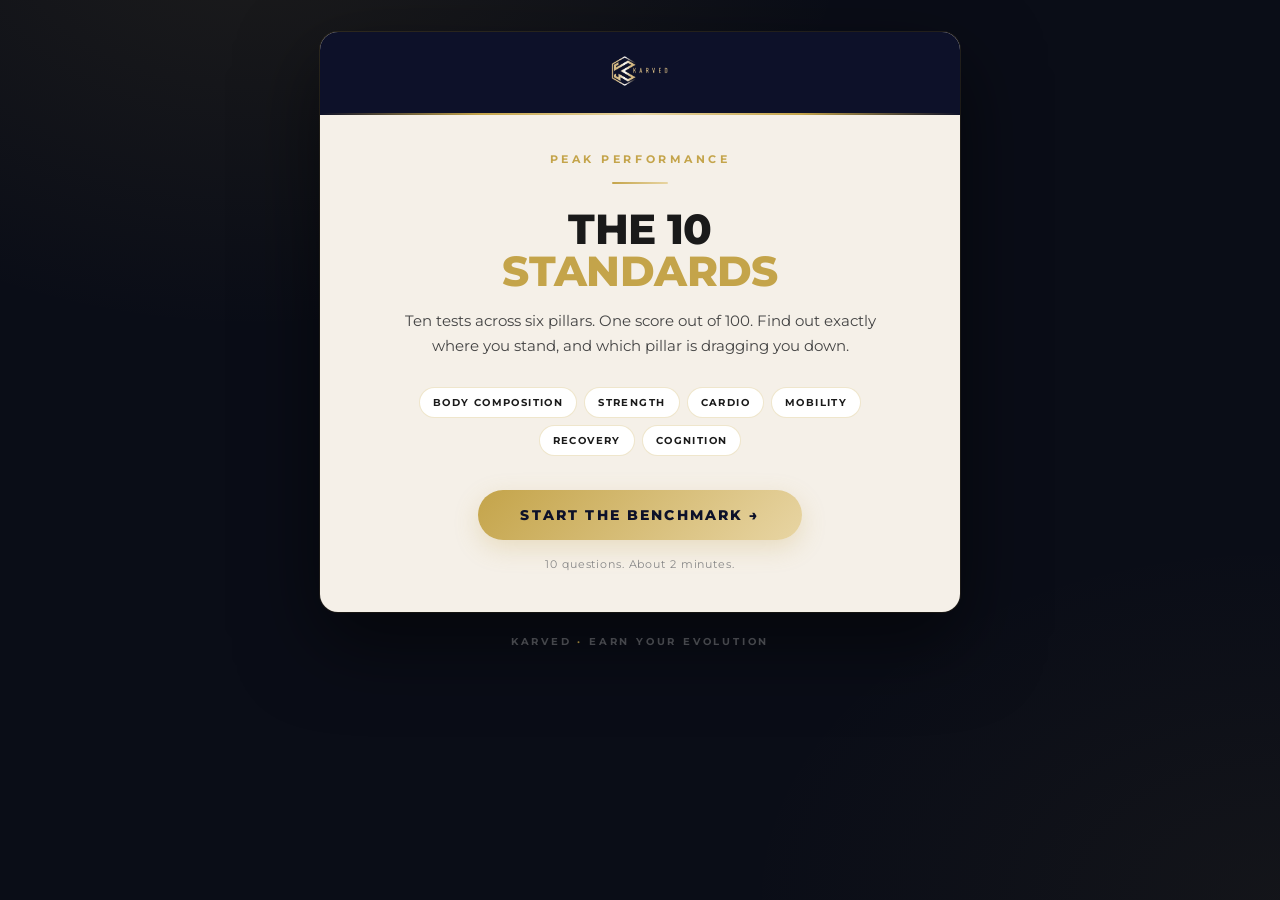
<file: benchmark.html>
<!DOCTYPE html>
<html lang="en">
<head>
<meta charset="UTF-8">
<meta name="viewport" content="width=device-width, initial-scale=1.0">
<title>KARVED | The 10 Performance Standards</title>

<!-- ============================================================
     KARVED BENCHMARK SCORER (card-on-dark aesthetic)
     ------------------------------------------------------------
     Wire GHL: paste your Inbound Webhook URL into GHL_WEBHOOK_URL
     below. Leave blank to run in preview mode.
     ============================================================ -->

<link rel="preconnect" href="https://fonts.googleapis.com">
<link rel="preconnect" href="https://fonts.gstatic.com" crossorigin>
<link href="https://fonts.googleapis.com/css2?family=Montserrat:wght@300;400;500;600;700;800;900&display=swap" rel="stylesheet">
<style>
  :root{
    --bg:#0A0D17;
    --bg-2:#0D1129;
    --cream:#F5F0E8;
    --cream-2:#FBF8F2;
    --white:#FFFFFF;
    --gold:#C4A44A;
    --gold-light:#E8D5A3;
    --navy-deep:#0D1129;
    --ink:#1A1A1A;
    --ink-soft:#2A3047;
    --body:#444444;
    --grey:#888888;
    --grey-soft:#B0AB9F;
    --border:rgba(0,0,0,0.06);
    --border-gold:rgba(196,164,74,0.28);
  }
  *{margin:0;padding:0;box-sizing:border-box;}
  html,body{min-height:100%;}
  body{
    font-family:'Montserrat','Helvetica Neue',Arial,sans-serif;
    background:
      radial-gradient(1000px 700px at 20% -10%, rgba(196,164,74,0.10), transparent 60%),
      radial-gradient(900px 600px at 100% 100%, rgba(196,164,74,0.05), transparent 60%),
      var(--bg);
    color:var(--white);
    -webkit-font-smoothing:antialiased;
    line-height:1.5;
    font-size:16px;
    min-height:100vh;
    padding:32px 20px 60px;
  }

  /* ============ CARD ============ */
  .stage{
    max-width:640px;margin:0 auto;
    position:relative;
  }
  .card{
    background:var(--cream);
    border-radius:18px;
    padding:0 44px 40px;
    box-shadow:
      0 30px 80px rgba(0,0,0,0.55),
      0 0 0 1px rgba(196,164,74,0.15);
    position:relative;
    overflow:hidden;
  }

  /* KARVED navy header band with wordmark */
  .brand-bar{
    background:var(--navy-deep);
    margin:0 -44px 36px;
    padding:22px 22px 20px;
    text-align:center;
    position:relative;
  }
  .brand-bar::after{
    content:"";position:absolute;left:0;right:0;bottom:0;height:2px;
    background:linear-gradient(90deg,transparent,var(--gold),var(--gold-light),var(--gold),transparent);
  }
  .brand-bar img{
    height:34px;width:auto;display:inline-block;
  }

  /* Progress bar (question mode) */
  .prog-wrap{margin-bottom:22px;}
  .prog-meta{
    display:flex;justify-content:space-between;align-items:baseline;
    margin-bottom:9px;font-size:10.5px;font-weight:700;
    letter-spacing:0.22em;text-transform:uppercase;
  }
  .prog-step{color:var(--grey);}
  .prog-pillar{color:var(--gold);}
  .prog-track{
    height:4px;background:rgba(0,0,0,0.07);border-radius:2px;overflow:hidden;
  }
  .prog-fill{
    height:100%;width:0%;
    background:linear-gradient(90deg,var(--gold),var(--gold-light));
    transition:width 0.4s ease;border-radius:2px;
  }

  /* ============ TYPOGRAPHY ============ */
  .eyebrow{
    font-size:11px;font-weight:700;letter-spacing:0.32em;
    text-transform:uppercase;color:var(--gold);
    margin-bottom:14px;text-align:center;
  }
  .divider{
    width:56px;height:2px;background:linear-gradient(90deg,var(--gold),var(--gold-light));
    margin:0 auto 24px;border-radius:1px;
  }
  h1{
    font-family:'Montserrat',sans-serif;font-weight:800;
    font-size:clamp(30px,5vw,42px);line-height:1.02;
    letter-spacing:-0.015em;color:var(--ink);
    text-align:center;margin-bottom:16px;
    text-transform:uppercase;
  }
  h1 .accent{color:var(--gold);}
  h2.qname{
    font-family:'Montserrat',sans-serif;font-weight:800;
    font-size:clamp(24px,4vw,32px);line-height:1.1;
    letter-spacing:-0.01em;color:var(--ink);
    text-align:center;margin-bottom:12px;
    text-transform:uppercase;
  }
  .lead{
    font-size:15px;line-height:1.65;color:var(--body);
    text-align:center;max-width:480px;margin:0 auto 28px;
  }
  .qhow{
    font-size:13.5px;line-height:1.6;color:var(--grey);
    text-align:center;max-width:460px;margin:0 auto 30px;
    font-weight:500;
  }

  /* ============ INTRO SCREEN ============ */
  .pillar-chips{
    display:flex;flex-wrap:wrap;justify-content:center;gap:7px;
    max-width:460px;margin:0 auto 34px;
  }
  .pillar-chips span{
    font-size:10px;font-weight:700;letter-spacing:0.14em;
    text-transform:uppercase;color:var(--ink);
    padding:7px 13px;
    background:var(--white);
    border:1px solid var(--border-gold);
    border-radius:20px;
  }
  .btn-primary{
    display:inline-flex;align-items:center;justify-content:center;
    background:linear-gradient(135deg,var(--gold),var(--gold-light));
    color:var(--navy-deep);border:none;
    font-family:inherit;font-weight:800;font-size:13.5px;
    letter-spacing:0.16em;text-transform:uppercase;
    padding:17px 42px;border-radius:40px;cursor:pointer;
    transition:transform .18s ease,box-shadow .18s ease;
    box-shadow:0 8px 24px rgba(196,164,74,0.25);
  }
  .btn-primary:hover{
    transform:translateY(-2px);
    box-shadow:0 12px 32px rgba(196,164,74,0.35);
  }
  .btn-primary::after{content:" →";margin-left:6px;}
  .intro-cta{text-align:center;margin-bottom:16px;}
  .intro-note{
    text-align:center;font-size:11px;color:var(--grey);
    letter-spacing:0.08em;margin-top:14px;
  }

  /* ============ SETUP SCREEN ============ */
  .setup-block{margin-bottom:22px;}
  .setup-label{
    display:block;font-size:11px;font-weight:700;
    letter-spacing:0.18em;text-transform:uppercase;
    color:var(--gold);margin-bottom:10px;text-align:center;
  }
  .bw-input-wrap{
    display:flex;align-items:center;gap:0;
    max-width:220px;margin:0 auto;
    background:var(--white);
    border:1.5px solid var(--border);border-radius:12px;
    overflow:hidden;transition:border-color .18s;
  }
  .bw-input-wrap:focus-within{border-color:var(--gold);}
  .bw-input-wrap input{
    flex:1;width:100%;border:none;background:transparent;
    padding:16px 14px 16px 18px;font-family:inherit;
    font-family:'Montserrat',sans-serif;font-weight:800;
    font-size:24px;color:var(--ink);text-align:right;
  }
  .bw-input-wrap input:focus{outline:none;}
  .bw-unit{
    padding:16px 18px 16px 4px;font-family:inherit;
    font-weight:700;font-size:14px;letter-spacing:0.08em;
    text-transform:uppercase;color:var(--grey);
  }
  .gender-picker{
    display:grid;grid-template-columns:1fr 1fr;gap:9px;
    max-width:360px;margin:0 auto;
  }
  .gender-opt{
    display:flex;align-items:center;justify-content:center;gap:10px;
    background:var(--white);border:1.5px solid var(--border);
    border-radius:12px;padding:16px 14px;cursor:pointer;
    font-family:inherit;transition:border-color .18s,background .18s;
  }
  .gender-opt:hover{border-color:var(--gold);background:var(--cream-2);}
  .gender-opt.selected{border-color:var(--gold);background:rgba(196,164,74,0.10);}
  .gender-opt .g-name{
    font-family:'Montserrat',sans-serif;font-weight:700;
    font-size:13px;letter-spacing:0.14em;text-transform:uppercase;
    color:var(--ink);
  }
  .gender-opt .a-radio{
    width:18px;height:18px;flex-shrink:0;
    border:2px solid var(--grey-soft);border-radius:50%;
    position:relative;transition:border-color .18s;
  }
  .gender-opt:hover .a-radio,.gender-opt.selected .a-radio{border-color:var(--gold);}
  .gender-opt.selected .a-radio::after{
    content:"";position:absolute;inset:3px;border-radius:50%;
    background:linear-gradient(135deg,var(--gold),var(--gold-light));
  }
  .setup-err{
    text-align:center;font-size:12.5px;color:#C4544A;
    min-height:18px;margin-bottom:10px;font-weight:500;
  }

  /* ============ ANSWERS (question mode) ============ */
  .answers{display:flex;flex-direction:column;gap:9px;margin-top:6px;}
  .answer{
    display:flex;align-items:center;gap:14px;
    background:var(--white);
    border:1.5px solid var(--border);
    border-radius:12px;
    padding:16px 20px;
    cursor:pointer;
    transition:border-color .18s ease,background .18s ease,transform .12s ease;
    font-family:inherit;text-align:left;width:100%;
    box-shadow:0 1px 2px rgba(0,0,0,0.02);
  }
  .answer:hover{
    border-color:var(--gold);
    background:var(--cream-2);
  }
  .answer.selected{
    border-color:var(--gold);
    background:rgba(196,164,74,0.10);
    transform:scale(0.995);
  }
  .a-radio{
    width:20px;height:20px;flex-shrink:0;
    border:2px solid var(--grey-soft);border-radius:50%;
    position:relative;transition:border-color .18s;
  }
  .answer:hover .a-radio{border-color:var(--gold);}
  .answer.selected .a-radio{border-color:var(--gold);}
  .answer.selected .a-radio::after{
    content:"";position:absolute;inset:3px;border-radius:50%;
    background:linear-gradient(135deg,var(--gold),var(--gold-light));
  }
  .a-content{flex:1;min-width:0;display:flex;flex-direction:column;gap:2px;}
  .a-tier{
    font-family:'Montserrat',sans-serif;font-weight:800;
    font-size:11px;letter-spacing:0.16em;text-transform:uppercase;
    color:var(--gold);
  }
  .a-value{
    font-size:15px;color:var(--ink);font-weight:500;
  }
  .answer.selected .a-value{font-weight:600;}

  /* ============ RESULTS ============ */
  .res-score-label{
    text-align:center;font-size:11px;letter-spacing:0.28em;
    text-transform:uppercase;color:var(--grey);
    font-weight:700;margin-bottom:6px;
  }
  .res-score{
    font-family:'Montserrat',sans-serif;font-weight:800;
    font-size:clamp(78px,14vw,120px);line-height:0.9;
    background:linear-gradient(135deg,var(--gold),var(--gold-light));
    -webkit-background-clip:text;background-clip:text;color:transparent;
    text-align:center;letter-spacing:-0.02em;
  }
  .res-outof{
    text-align:center;font-size:13px;color:var(--grey);
    font-weight:700;letter-spacing:0.14em;margin-top:2px;margin-bottom:16px;
  }
  .res-rank{
    font-family:'Montserrat',sans-serif;font-weight:800;
    font-size:clamp(24px,4vw,32px);text-transform:uppercase;
    color:var(--ink);text-align:center;letter-spacing:0.02em;
    margin-bottom:10px;
  }
  .res-desc{
    font-size:14px;line-height:1.65;color:var(--body);
    text-align:center;max-width:480px;margin:0 auto 28px;
  }

  /* ============ EMAIL GATE ============ */
  .gate{
    background:var(--white);
    border:1px solid var(--border-gold);
    border-left:3px solid var(--gold);
    border-radius:12px;
    padding:24px 24px;
  }
  .gate-eyebrow{
    font-size:10px;font-weight:700;letter-spacing:0.28em;
    text-transform:uppercase;color:var(--gold);margin-bottom:8px;
  }
  .gate-title{
    font-family:'Montserrat',sans-serif;font-weight:800;
    font-size:20px;text-transform:uppercase;
    color:var(--ink);margin-bottom:10px;letter-spacing:-0.005em;
  }
  .gate-sub{
    font-size:13.5px;line-height:1.55;color:var(--body);
    margin-bottom:18px;
  }
  .gate-fields{display:grid;grid-template-columns:1fr 1fr;gap:9px;margin-bottom:10px;}
  .gate input{
    width:100%;background:var(--cream);
    border:1px solid var(--border);border-radius:8px;
    padding:13px 15px;font-family:inherit;font-size:14px;
    color:var(--ink);transition:border-color .2s;
  }
  .gate input:focus{outline:none;border-color:var(--gold);background:var(--white);}
  .gate input::placeholder{color:var(--grey);}
  .gate-btn{
    width:100%;background:linear-gradient(135deg,var(--gold),var(--gold-light));
    color:var(--navy-deep);border:none;
    font-family:inherit;font-weight:800;font-size:13.5px;
    letter-spacing:0.14em;text-transform:uppercase;
    padding:15px;border-radius:40px;cursor:pointer;
    transition:transform .15s,box-shadow .15s,opacity .15s;
    margin-top:4px;
  }
  .gate-btn:hover:not(:disabled){transform:translateY(-1px);box-shadow:0 8px 22px rgba(196,164,74,0.28);}
  .gate-btn:disabled{opacity:0.5;cursor:default;}
  .gate-err{font-size:12px;color:#C4544A;margin-top:9px;min-height:16px;font-weight:500;}
  .gate-note{font-size:11px;color:var(--grey);margin-top:12px;line-height:1.5;text-align:center;}

  /* ============ BREAKDOWN ============ */
  .breakdown{margin-top:30px;}
  .breakdown-title{
    text-align:center;font-family:'Montserrat',sans-serif;font-weight:800;
    font-size:14px;text-transform:uppercase;letter-spacing:0.14em;
    color:var(--ink);margin-bottom:20px;
    padding-bottom:12px;border-bottom:1px solid var(--border);
  }
  .pbar{margin-bottom:14px;}
  .pbar-head{
    display:flex;justify-content:space-between;align-items:baseline;margin-bottom:6px;
  }
  .pbar-name{
    font-size:11px;font-weight:700;letter-spacing:0.14em;
    text-transform:uppercase;color:var(--ink);
  }
  .pbar-pct{
    font-family:'Montserrat',sans-serif;font-size:14px;font-weight:800;
    color:var(--gold);
  }
  .pbar-track{
    height:8px;background:rgba(0,0,0,0.06);border-radius:4px;overflow:hidden;
  }
  .pbar-fill{
    height:100%;
    background:linear-gradient(90deg,var(--gold),var(--gold-light));
    border-radius:4px;
    transition:width .6s ease;
  }
  .pbar.weak .pbar-fill{background:linear-gradient(90deg,#B0AB9F,#D0CBBE);}
  .pbar.weak .pbar-pct{color:var(--grey);}

  .weakest{
    margin-top:24px;padding:20px 22px;
    background:var(--cream-2);border-left:3px solid var(--gold);
    border-radius:8px;
  }
  .weakest h4{
    font-size:10px;font-weight:700;letter-spacing:0.3em;
    text-transform:uppercase;color:var(--gold);margin-bottom:10px;
  }
  .weakest p{
    font-size:14px;line-height:1.65;color:var(--ink);
  }
  .weakest strong{color:var(--gold);font-weight:700;}

  .cta{
    margin-top:22px;padding:22px 22px;
    background:var(--white);
    border:1px solid var(--border-gold);
    border-radius:10px;text-align:center;
  }
  .cta p{font-size:13.5px;color:var(--body);line-height:1.6;margin-bottom:12px;}
  .cta .action{font-size:14.5px;font-weight:600;color:var(--ink);line-height:1.55;}
  .cta .action .g{color:var(--gold);font-weight:800;letter-spacing:0.02em;}

  .reset{
    display:block;margin:24px auto 0;
    background:transparent;border:1px solid var(--border);
    color:var(--grey);font-family:inherit;
    font-size:11px;font-weight:700;letter-spacing:0.18em;
    text-transform:uppercase;padding:11px 24px;
    border-radius:40px;cursor:pointer;
    transition:all .2s;
  }
  .reset:hover{border-color:var(--gold);color:var(--gold);}

  /* ============ TRANSITIONS ============ */
  .screen{display:none;}
  .screen.active{display:block;animation:fadeUp .35s ease;}
  @keyframes fadeUp{
    from{opacity:0;transform:translateY(8px);}
    to{opacity:1;transform:translateY(0);}
  }

  /* footer under card */
  .card-foot{
    text-align:center;margin-top:22px;
    font-size:10px;letter-spacing:0.28em;text-transform:uppercase;
    color:rgba(255,255,255,0.35);font-weight:700;
  }
  .card-foot .g{color:var(--gold);}

  @media(max-width:640px){
    body{padding:20px 14px 40px;}
    .card{padding:32px 22px 30px;border-radius:14px;}
    .brand img{height:28px;}
    .gate{padding:20px 18px;}
    .gate-fields{grid-template-columns:1fr;}
    .btn-primary{padding:15px 34px;font-size:12.5px;}
    .a-tier{font-size:10px;letter-spacing:0.14em;}
    .answer{padding:14px 16px;gap:12px;}
  }
</style>
</head>
<body>

<div class="stage">
  <div class="card">
    <div class="brand-bar"><img src="karved-wordmark.png" alt="KARVED"></div>

    <!-- ============ SCREEN 1: INTRO ============ -->
    <div id="intro" class="screen active">
      <div class="eyebrow">Peak Performance</div>
      <div class="divider"></div>
      <h1>The 10<br><span class="accent">Standards</span></h1>
      <p class="lead">Ten tests across six pillars. One score out of 100. Find out exactly where you stand, and which pillar is dragging you down.</p>
      <div class="pillar-chips">
        <span>Body Composition</span>
        <span>Strength</span>
        <span>Cardio</span>
        <span>Mobility</span>
        <span>Recovery</span>
        <span>Cognition</span>
      </div>
      <div class="intro-cta">
        <button class="btn-primary" onclick="showSetup()">Start The Benchmark</button>
      </div>
      <div class="intro-note">10 questions. About 2 minutes.</div>
    </div>

    <!-- ============ SCREEN 1B: SETUP (bodyweight + gender) ============ -->
    <div id="setup" class="screen">
      <div class="eyebrow">Step 1 of 2</div>
      <div class="divider"></div>
      <h1>The <span class="accent">Setup</span></h1>
      <p class="lead">Two quick inputs so the strength benchmarks calibrate to your bodyweight.</p>

      <div class="setup-block">
        <label class="setup-label">Your bodyweight</label>
        <div class="bw-input-wrap">
          <input type="number" id="setupBW" placeholder="80" min="30" max="250" step="0.5" inputmode="decimal">
          <span class="bw-unit">kg</span>
        </div>
      </div>

      <div class="setup-block">
        <label class="setup-label">Gender</label>
        <div class="gender-picker">
          <button type="button" class="gender-opt" data-g="male" onclick="pickGender('male', this)">
            <span class="a-radio"></span>
            <span class="g-name">Male</span>
          </button>
          <button type="button" class="gender-opt" data-g="female" onclick="pickGender('female', this)">
            <span class="a-radio"></span>
            <span class="g-name">Female</span>
          </button>
        </div>
      </div>

      <div class="setup-err" id="setupErr"></div>

      <div class="intro-cta">
        <button class="btn-primary" onclick="submitSetup()">Continue</button>
      </div>
    </div>

    <!-- ============ SCREEN 2: QUESTION (dynamic) ============ -->
    <div id="qscreen" class="screen">
      <div class="prog-wrap">
        <div class="prog-meta">
          <span class="prog-step">Question <span id="qNum">1</span> of 10</span>
          <span class="prog-pillar" id="qPillar">Body Composition</span>
        </div>
        <div class="prog-track"><div class="prog-fill" id="qFill"></div></div>
      </div>
      <h2 class="qname" id="qName">Body Fat Percentage</h2>
      <p class="qhow" id="qHow">How to measure...</p>
      <div class="answers" id="qAnswers"></div>
    </div>

    <!-- ============ SCREEN 3: RESULTS ============ -->
    <div id="results" class="screen">
      <div class="res-score-label">Your Score</div>
      <div class="res-score" id="finalScore">0</div>
      <div class="res-outof">out of 100</div>
      <div class="divider"></div>
      <div class="res-rank" id="finalRank"></div>
      <p class="res-desc" id="finalDesc"></p>

      <!-- EMAIL GATE -->
      <div class="gate" id="gate">
        <div class="gate-eyebrow">Unlock Your Full Breakdown</div>
        <div class="gate-title">See Which Pillar To Fix First</div>
        <p class="gate-sub">Your score tells you where you sit. Your pillar breakdown tells you what to do about it. Enter your details to reveal your six-pillar breakdown and your single biggest area of opportunity.</p>
        <div class="gate-fields">
          <input type="text" id="firstName" placeholder="First name" autocomplete="given-name">
          <input type="email" id="email" placeholder="your@email.com" autocomplete="email">
        </div>
        <button class="gate-btn" id="gateBtn" onclick="submitGate()">Reveal My Breakdown</button>
        <div class="gate-err" id="gateErr"></div>
        <div class="gate-note">You will also receive the full Peak Performance Standards protocol. No spam. Unsubscribe anytime.</div>
      </div>

      <!-- BREAKDOWN -->
      <div class="breakdown" id="breakdown" style="display:none;">
        <div class="breakdown-title">Pillar Breakdown</div>
        <div id="pillarBars"></div>
        <div class="weakest">
          <h4>Biggest Area Of Opportunity</h4>
          <p id="weakText"></p>
        </div>
        <div class="cta">
          <p id="ctaText"></p>
          <p class="action">DM <span class="g">'PERFORM'</span> on Instagram <span class="g">@lingylifts</span> to learn how we can make you a peak performer.</p>
        </div>
        <button class="reset" onclick="resetAll()">Reset Test</button>
      </div>
    </div>

  </div>

  <div class="card-foot">Karved <span class="g">·</span> Earn Your Evolution</div>
</div>

<script>
// =============================================================
// CONFIG: paste your GHL Inbound Webhook URL between the quotes.
var GHL_WEBHOOK_URL = "";
// =============================================================

var TESTS = [
  { pillar:'Body Composition', name:'Body Fat Percentage',
    how:'Smart scale, InBody, or DEXA. Morning, after toilet, before food or water.',
    tiers:['Over 22%','22%','18%','15%','12%'] },
  { pillar:'Strength', name:'3RM Trap Bar Deadlift',
    how:'Three reps, full form, warm and recovered. Not at the end of a session.',
    tiers:['Under 1.25 × BW','1.25 × BW','1.5 × BW','2.0 × BW','2.4 × BW'],
    bwMultipliers:[1.25,1.25,1.5,2.0,2.4] },
  { pillar:'Strength', name:'3RM Back Squat',
    how:'Three reps, full depth, hip crease below knee. Warm and recovered.',
    tiers:['Under 1.0 × BW','1.0 × BW','1.25 × BW','1.5 × BW','1.85 × BW'],
    bwMultipliers:[1.0,1.0,1.25,1.5,1.85] },
  { pillar:'Strength', name:'3RM Strict Overhead Press',
    how:'Three reps, strict, no leg drive. Standing, full lockout.',
    tiers:['Under 0.5 × BW','0.5 × BW','0.625 × BW','0.75 × BW','0.9 × BW'],
    bwMultipliers:[0.5,0.5,0.625,0.75,0.9] },
  { pillar:'Strength', name:'Max Strict Pull-Ups',
    how:'Dead-hang start, chin over bar, no kip. One set to failure.',
    tiers:['Under 5 reps','5 reps','8 reps','12 reps','18 reps'] },
  { pillar:'Cardio', name:'5km Time Trial',
    how:'Flat road or treadmill, single effort, fully warmed up.',
    tiers:['Over 27 min','Under 27 min','Under 24 min','Under 22 min','Under 19 min'] },
  { pillar:'Cardio', name:'Resting Heart Rate',
    how:'First thing on waking, lying still, before coffee or screens. 7-day average.',
    tiers:['Over 65 bpm','60 to 65 bpm','50 to 60 bpm','Under 50 bpm','Under 42 bpm'] },
  { pillar:'Mobility', name:'Deep Squat Hold',
    how:'Heels down, chest up, hold at the bottom. Film from the side. No bouncing.',
    tiers:['Cannot hold','Can hold','30 sec','60 sec','120 sec'] },
  { pillar:'Recovery', name:'Sleep Duration',
    how:'Wearable or honest tracking. Median across 14 nights, not your best night.',
    tiers:['Under 7 hrs','7 hrs','7.5 hrs','8+ hrs','8.5+ hrs, 90% eff'] },
  { pillar:'Cognition', name:'Deep Focus Duration',
    how:'One hard task. No phone, no tabs, no lyrics. Time to first distraction.',
    tiers:['Under 30 min','30 min','60 min','90+ min','120+ min'] }
];
var TIER_NAMES = ['Deficient','Baseline','Good','Great','Elite'];
var TIER_PTS   = [0,2,3,4,5];
var RANKS = [
  { min:0,  max:39,  name:'Deficient',
    desc:'Operating below where any man should be. The body is breaking down faster than life is rebuilding it. Fix recovery and body composition first. Everything else is downstream.' },
  { min:40, max:59,  name:'Baseline',
    desc:'Holding the floor. Roughly the average Western male in his 30s. Functional, but not athletic. Not where a former athlete should sit.' },
  { min:60, max:79,  name:'Good',
    desc:'Operating well. Top 30% of men your age. Visibly fit, hormonally healthy, performing across pillars. The gap to Great is closable inside twelve months.' },
  { min:80, max:94,  name:'Great',
    desc:'Top 10% of men. Athletic body, real strength, real engine, full mobility, sharp cognition, restored recovery. This is the KARVED target.' },
  { min:95, max:100, name:'Elite',
    desc:'Top 1%. Every pillar at Great or above with most at Elite. Peak performance. Earned over years, not months.' }
];

var answers = {};
var lastResult = null;
var userBW = 0;
var userGender = '';

function showScreen(id){
  document.querySelectorAll('.screen').forEach(function(s){ s.classList.remove('active'); });
  var el = document.getElementById(id);
  el.classList.add('active');
  window.scrollTo({ top:0, behavior:'smooth' });
}

function showSetup(){
  showScreen('setup');
}

function pickGender(g, btnEl){
  userGender = g;
  document.querySelectorAll('.gender-opt').forEach(function(b){ b.classList.remove('selected'); });
  btnEl.classList.add('selected');
  document.getElementById('setupErr').textContent = '';
}

function submitSetup(){
  var bw = parseFloat(document.getElementById('setupBW').value);
  var err = document.getElementById('setupErr');
  err.textContent = '';

  if(!bw || isNaN(bw) || bw < 30 || bw > 250){
    err.textContent = 'Enter a valid bodyweight in kg (30 to 250).';
    return;
  }
  if(!userGender){
    err.textContent = 'Select your gender.';
    return;
  }

  userBW = bw;
  showScreen('qscreen');
  renderQuestion(0);
}

function formatTierValue(test, tierIdx){
  if(!test.bwMultipliers || !userBW) return test.tiers[tierIdx];
  var raw = test.bwMultipliers[tierIdx] * userBW;
  var kg = Math.round(raw / 2.5) * 2.5;
  var kgStr = (kg % 1 === 0) ? kg.toFixed(0) : kg.toFixed(1);
  return tierIdx === 0 ? 'Under ' + kgStr + ' kg' : kgStr + ' kg';
}

function renderQuestion(i){
  var t = TESTS[i];
  document.getElementById('qNum').textContent = i + 1;
  document.getElementById('qPillar').textContent = t.pillar;
  document.getElementById('qName').textContent = t.name;
  document.getElementById('qHow').textContent = t.how;
  document.getElementById('qFill').style.width = ((i / TESTS.length) * 100) + '%';

  var html = '';
  t.tiers.forEach(function(v, ti){
    var display = formatTierValue(t, ti);
    html +=
      '<button class="answer" onclick="pick(' + i + ', ' + ti + ', this)">' +
        '<span class="a-radio"></span>' +
        '<span class="a-content">' +
          '<span class="a-tier">' + TIER_NAMES[ti] + '</span>' +
          '<span class="a-value">' + display + '</span>' +
        '</span>' +
      '</button>';
  });
  document.getElementById('qAnswers').innerHTML = html;
}

function pick(qIdx, tierVal, btnEl){
  answers[qIdx] = tierVal;
  btnEl.classList.add('selected');
  document.querySelectorAll('.answers .answer').forEach(function(b){ b.disabled = true; });

  setTimeout(function(){
    if(qIdx + 1 < TESTS.length){
      renderQuestion(qIdx + 1);
      // trigger the fade animation on the question screen
      var qs = document.getElementById('qscreen');
      qs.classList.remove('active');
      void qs.offsetWidth;
      qs.classList.add('active');
    } else {
      finish();
    }
  }, 380);
}

function finish(){
  var raw = 0;
  Object.values(answers).forEach(function(t){ raw += TIER_PTS[t]; });
  var score = raw * 2;
  var rank = rankFor(score);

  var pill = {};
  TESTS.forEach(function(t,i){
    if(!pill[t.pillar]) pill[t.pillar] = { got:0, max:0 };
    pill[t.pillar].got += TIER_PTS[answers[i]];
    pill[t.pillar].max += 5;
  });
  var pcts = {}, weakName = null, weakPct = 999;
  Object.entries(pill).forEach(function(e){
    var p = Math.round(e[1].got / e[1].max * 100);
    pcts[e[0]] = p;
    if(p < weakPct){ weakPct = p; weakName = e[0]; }
  });
  lastResult = { score:score, rank:rank.name, pcts:pcts, weakName:weakName, weakPct:weakPct };

  showScreen('results');
  document.getElementById('finalScore').textContent = score;
  document.getElementById('finalRank').textContent = rank.name;
  document.getElementById('finalDesc').textContent = rank.desc;
}

function rankFor(s){ return RANKS.find(function(r){ return s >= r.min && s <= r.max; }) || RANKS[0]; }

function submitGate(){
  var fn = document.getElementById('firstName').value.trim();
  var em = document.getElementById('email').value.trim();
  var err = document.getElementById('gateErr');
  var btn = document.getElementById('gateBtn');
  err.textContent = '';

  if(fn === ''){ err.textContent = 'Enter your first name.'; return; }
  if(!/^[^\s@]+@[^\s@]+\.[^\s@]+$/.test(em)){ err.textContent = 'Enter a valid email address.'; return; }

  btn.disabled = true; btn.textContent = 'Unlocking...';

  var payload = {
    firstName: fn,
    email: em,
    bodyweight_kg: userBW,
    gender: userGender,
    score: lastResult.score,
    rank: lastResult.rank,
    weakestPillar: lastResult.weakName,
    bodyComposition: lastResult.pcts['Body Composition'],
    strength: lastResult.pcts['Strength'],
    cardio: lastResult.pcts['Cardio'],
    mobility: lastResult.pcts['Mobility'],
    recovery: lastResult.pcts['Recovery'],
    cognition: lastResult.pcts['Cognition'],
    source: 'benchmark_test'
  };

  function reveal(){ revealBreakdown(); }

  if(GHL_WEBHOOK_URL){
    fetch(GHL_WEBHOOK_URL, {
      method:'POST',
      headers:{ 'Content-Type':'application/json' },
      body: JSON.stringify(payload),
      keepalive: true
    }).then(reveal).catch(reveal);
  } else {
    reveal();
  }
}

function revealBreakdown(){
  document.getElementById('gate').style.display = 'none';
  var bd = document.getElementById('breakdown');
  bd.style.display = 'block';

  var pcts = lastResult.pcts;
  var order = ['Body Composition','Strength','Cardio','Mobility','Recovery','Cognition'];
  document.getElementById('pillarBars').innerHTML = order.map(function(n){
    if(pcts[n] === undefined) return '';
    var p = pcts[n];
    var weak = (n === lastResult.weakName);
    return '<div class="pbar ' + (weak?'weak':'') + '">' +
      '<div class="pbar-head"><div class="pbar-name">' + n + '</div><div class="pbar-pct">' + p + '%</div></div>' +
      '<div class="pbar-track"><div class="pbar-fill" style="width:' + p + '%"></div></div>' +
    '</div>';
  }).join('');

  document.getElementById('weakText').innerHTML =
    'Your lowest pillar is <strong>' + lastResult.weakName + '</strong> at ' + lastResult.weakPct + '%. Do not try to move all six at once. Commit the next twelve weeks to moving this one up a full tier, then retest. The number moves or it does not. The work is honest either way.';

  document.getElementById('ctaText').textContent = lastResult.score < 80
    ? 'If you score under 80, you are someone we can help.'
    : 'You are in rare air. The work now is holding it, and pushing the last pillars to Elite.';
}

function resetAll(){
  answers = {};
  lastResult = null;
  userBW = 0;
  userGender = '';
  document.getElementById('gate').style.display = 'block';
  document.getElementById('breakdown').style.display = 'none';
  document.getElementById('firstName').value = '';
  document.getElementById('email').value = '';
  document.getElementById('gateErr').textContent = '';
  document.getElementById('setupBW').value = '';
  document.getElementById('setupErr').textContent = '';
  document.querySelectorAll('.gender-opt').forEach(function(b){ b.classList.remove('selected'); });
  var btn = document.getElementById('gateBtn');
  btn.disabled = false; btn.textContent = 'Reveal My Breakdown';
  showScreen('intro');
}
</script>
</body>
</html>
</file>
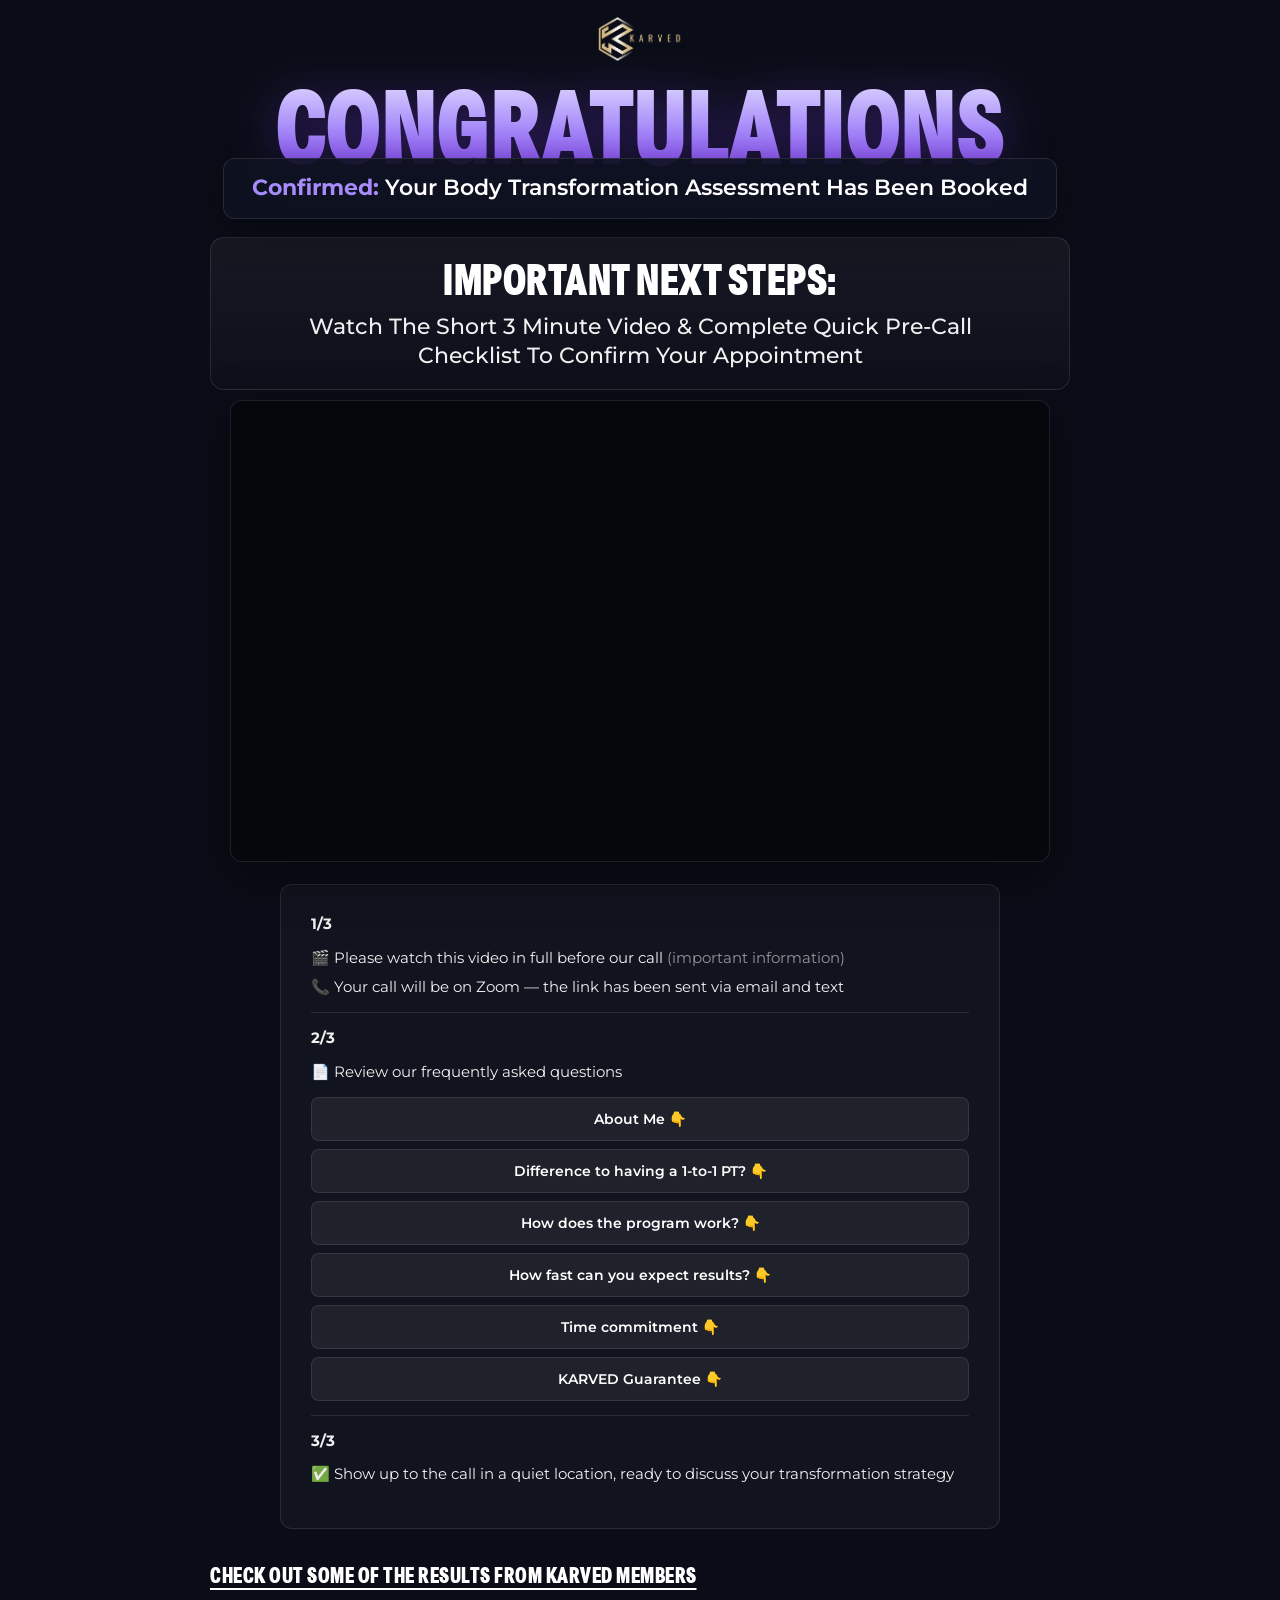
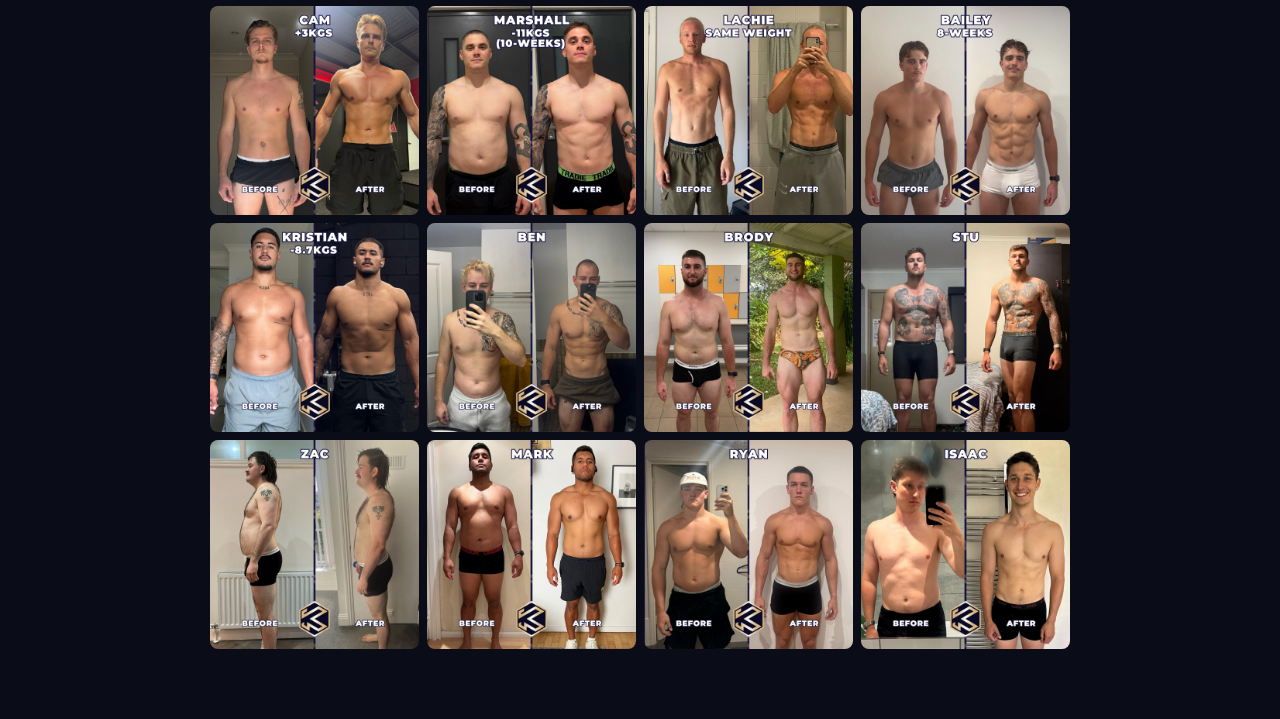
<file: congrats.html>
<!DOCTYPE html>
<html lang="en">
<head>
<meta charset="UTF-8">
<meta name="viewport" content="width=device-width, initial-scale=1.0">
<title>KARVED | Booking Confirmed</title>
<meta name="robots" content="noindex">
<link href="https://fonts.googleapis.com/css2?family=Montserrat:wght@400;500;600;700&display=swap" rel="stylesheet">
<style>
@font-face {
  font-family: 'Astrid Grotesk';
  src: url('astrid-grotesk-hv-cn.ttf') format('truetype');
  font-weight: normal; font-style: normal; font-display: swap;
}
:root {
  --bg: #0A0D17;
  --purple: #A78BFA;
  --purple-light: #DDD6FE;
  --purple-mid: #8B5CF6;
  --purple-deep: #7C3AED;
  --text-light: rgba(255,255,255,0.94);
  --text-mid: rgba(255,255,255,0.55);
  --border: rgba(255,255,255,0.10);
}
* { margin: 0; padding: 0; box-sizing: border-box; }
body {
  font-family: 'Montserrat', sans-serif;
  background: var(--bg);
  color: var(--text-light);
  -webkit-font-smoothing: antialiased;
  line-height: 1.5; min-height: 100vh;
}
.wrap { max-width: 900px; margin: 0 auto; padding: 14px 20px 70px; text-align: center; }

.logo { display: inline-block; margin-bottom: 8px; }
.logo img { height: 50px; width: auto; max-width: 80vw; display: block; }

/* CONGRATULATIONS! */
.congrats-title {
  font-family: 'Astrid Grotesk', sans-serif; font-weight: normal;
  font-size: clamp(48px, 10.5vw, 104px);
  line-height: 0.95;
  letter-spacing: 0.5px;
  text-transform: uppercase;
  background: linear-gradient(180deg, var(--purple-light) 0%, var(--purple) 50%, var(--purple-deep) 100%);
  -webkit-background-clip: text;
  background-clip: text;
  -webkit-text-fill-color: transparent;
  color: transparent;
  margin-bottom: 0;
  filter: drop-shadow(0 6px 24px rgba(124,58,237,0.35));
}

/* Confirmed badge (pulled up to overlap bottom of CONGRATULATIONS) */
.confirmed-badge {
  display: inline-block;
  position: relative; z-index: 2;
  background: rgba(15,18,33,0.92);
  border: 1px solid var(--border);
  border-radius: 12px;
  padding: 14px 28px;
  margin-top: -28px;
  margin-bottom: 18px;
  font-size: clamp(15px, 2.2vw, 22px);
  font-weight: 600;
  color: #FFFFFF;
  max-width: 90vw;
  box-shadow: 0 10px 40px rgba(0,0,0,0.35);
  line-height: 1.4;
}
.confirmed-badge strong { color: var(--purple); font-weight: 700; }

/* Card wrapping Important Next Steps title + sub */
.next-steps-card {
  background: linear-gradient(180deg, rgba(255,255,255,0.05) 0%, rgba(255,255,255,0.015) 100%);
  border: 1px solid var(--border);
  border-radius: 14px;
  padding: 20px 22px 18px;
  max-width: 880px;
  margin: 0 auto 10px;
}
.next-steps-title {
  font-family: 'Astrid Grotesk', sans-serif; font-weight: normal;
  font-size: clamp(28px, 5vw, 44px);
  line-height: 1;
  text-transform: uppercase;
  color: #FFFFFF;
  margin-bottom: 10px;
  letter-spacing: 0.5px;
}
.next-steps-sub {
  font-size: clamp(15px, 2.3vw, 22px);
  font-weight: 500;
  color: var(--text-light);
  margin: 0 auto;
  line-height: 1.35;
  max-width: 740px;
}

/* Video container */
.video-container {
  position: relative;
  width: 100%; max-width: 820px;
  margin: 0 auto;
  background: #05070D;
  border: 1px solid var(--border);
  border-radius: 12px;
  overflow: hidden;
  box-shadow: 0 14px 50px rgba(0,0,0,0.45);
}

/* Checklist */
.checklist {
  margin: 22px auto 0; max-width: 720px;
  text-align: left;
  background: rgba(255,255,255,0.03);
  border: 1px solid var(--border);
  border-radius: 12px;
  padding: 28px 30px;
}
.step-block { margin-bottom: 14px; }
.step-num {
  display: block;
  color: var(--text-light);
  font-size: 15px; font-weight: 700;
  margin-bottom: 10px;
}
.step-item {
  font-size: 15px; line-height: 1.55;
  color: var(--text-light); margin-bottom: 6px;
}
.step-item .muted { color: var(--text-mid); }
.divider {
  height: 1px; background: var(--border);
  margin: 14px 0;
}

/* FAQ accordion (with embedded YouTube videos) */
.faq-list { margin: 6px 0 4px; }
.faq-item { margin-bottom: 8px; }
.faq-toggle {
  display: block; width: 100%;
  background: rgba(255,255,255,0.06);
  border: 1px solid var(--border);
  border-radius: 8px;
  padding: 12px 18px;
  color: #FFFFFF;
  font-family: inherit; font-size: 14px; font-weight: 600;
  text-align: center;
  cursor: pointer;
  transition: background 0.2s ease, border-color 0.2s ease;
}
.faq-toggle:hover { background: rgba(255,255,255,0.1); }
.faq-toggle.open {
  background: rgba(167,139,250,0.16);
  border-color: rgba(167,139,250,0.45);
  border-radius: 8px 8px 0 0;
}
.faq-answer {
  padding: 14px 14px 12px;
  background: rgba(255,255,255,0.02);
  border: 1px solid var(--border);
  border-radius: 0 0 8px 8px;
  border-top: none;
  margin-top: -1px;
}
.faq-video {
  position: relative;
  width: 100%; padding-top: 56.25%; /* 16:9 */
  border-radius: 8px;
  overflow: hidden;
  background: #000;
}
.faq-video iframe {
  position: absolute; inset: 0;
  width: 100%; height: 100%;
  border: none;
}

/* Results section */
.results-section {
  margin: 30px auto 0; max-width: 880px;
}
.results-heading {
  font-family: 'Astrid Grotesk', sans-serif; font-weight: normal;
  font-size: clamp(16px, 2.6vw, 22px);
  text-transform: uppercase; color: #FFFFFF;
  letter-spacing: 0.5px;
  margin-bottom: 14px;
  text-align: left;
  text-decoration: underline;
  text-underline-offset: 5px;
}
.results-grid {
  display: grid;
  grid-template-columns: repeat(4, 1fr);
  gap: 8px;
}
.results-grid img {
  width: 100%;
  aspect-ratio: 1 / 1;
  object-fit: cover;
  border-radius: 8px;
  display: block;
}

@media (max-width: 600px) {
  .wrap { padding: 12px 16px 50px; }
  .logo img { height: 42px; }
  .congrats-title { letter-spacing: 0; margin-bottom: 10px; }
  .confirmed-badge { padding: 14px 18px; margin-bottom: 16px; }
  .next-steps-card { padding: 20px 16px 16px; margin-bottom: 12px; }
  .next-steps-sub { font-size: 14px; }
  .checklist { padding: 22px 18px; }
  .step-item { font-size: 14px; }
  .results-grid { grid-template-columns: repeat(2, 1fr); }
}
</style>
</head>
<body>

<div class="wrap">

  <a href="/" class="logo"><img src="karved-wordmark.png" alt="KARVED"></a>

  <h1 class="congrats-title">Congratulations</h1>

  <div class="confirmed-badge"><strong>Confirmed:</strong> Your Body Transformation Assessment Has Been Booked</div>

  <div class="next-steps-card">
    <h2 class="next-steps-title">Important Next Steps:</h2>
    <p class="next-steps-sub">Watch The Short 3 Minute Video &amp; Complete Quick Pre-Call Checklist To Confirm Your Appointment</p>
  </div>

  <div class="video-container">
    <div id="vidalytics_embed_jfaAHLmHa1yNbYIT" style="width: 100%; position:relative; padding-top: 56.25%;"></div>
    <script type="text/javascript">
    (function (v, i, d, a, l, y, t, c, s) {
        y='_'+d.toLowerCase();c=d+'L';if(!v[d]){v[d]={};}if(!v[c]){v[c]={};}if(!v[y]){v[y]={};}var vl='Loader',vli=v[y][vl],vsl=v[c][vl + 'Script'],vlf=v[c][vl + 'Loaded'],ve='Embed';
        if (!vsl){vsl=function(u,cb){
            if(t){cb();return;}s=i.createElement("script");s.type="text/javascript";s.async=1;s.src=u;
            if(s.readyState){s.onreadystatechange=function(){if(s.readyState==="loaded"||s.readyState=="complete"){s.onreadystatechange=null;vlf=1;cb();}};}else{s.onload=function(){vlf=1;cb();};}
            i.getElementsByTagName("head")[0].appendChild(s);
        };}
        vsl(l+'loader.min.js',function(){if(!vli){var vlc=v[c][vl];vli=new vlc();}vli.loadScript(l+'player.min.js',function(){var vec=v[d][ve];t=new vec();t.run(a);});});
    })(window, document, 'Vidalytics', 'vidalytics_embed_jfaAHLmHa1yNbYIT', 'https://fast.vidalytics.com/embeds/ZaJT0Bzk/jfaAHLmHa1yNbYIT/');
    </script>
  </div>

  <!-- Pre-call checklist -->
  <div class="checklist">
    <div class="step-block">
      <span class="step-num">1/3</span>
      <div class="step-item">&#127916; Please watch this video in full before our call <span class="muted">(important information)</span></div>
      <div class="step-item">&#128222; Your call will be on Zoom &mdash; the link has been sent via email and text</div>
    </div>

    <div class="divider"></div>

    <div class="step-block">
      <span class="step-num">2/3</span>
      <div class="step-item">&#128196; Review our frequently asked questions</div>
    </div>

    <div class="faq-list">
      <div class="faq-item">
        <button class="faq-toggle">About Me &#128071;</button>
        <div class="faq-answer" hidden>
          <div class="faq-video"><iframe src="https://www.youtube.com/embed/65BNjJ8Ukcc" title="About Me" frameborder="0" allow="accelerometer; autoplay; clipboard-write; encrypted-media; gyroscope; picture-in-picture; web-share" referrerpolicy="strict-origin-when-cross-origin" allowfullscreen></iframe></div>
        </div>
      </div>

      <div class="faq-item">
        <button class="faq-toggle">Difference to having a 1-to-1 PT? &#128071;</button>
        <div class="faq-answer" hidden>
          <div class="faq-video"><iframe src="https://www.youtube.com/embed/Mkhs-EFYpuE" title="Difference to a 1-to-1 PT" frameborder="0" allow="accelerometer; autoplay; clipboard-write; encrypted-media; gyroscope; picture-in-picture; web-share" referrerpolicy="strict-origin-when-cross-origin" allowfullscreen></iframe></div>
        </div>
      </div>

      <div class="faq-item">
        <button class="faq-toggle">How does the program work? &#128071;</button>
        <div class="faq-answer" hidden>
          <div class="faq-video"><iframe src="https://www.youtube.com/embed/TwUKgmHNdyc" title="How does the program work" frameborder="0" allow="accelerometer; autoplay; clipboard-write; encrypted-media; gyroscope; picture-in-picture; web-share" referrerpolicy="strict-origin-when-cross-origin" allowfullscreen></iframe></div>
        </div>
      </div>

      <div class="faq-item">
        <button class="faq-toggle">How fast can you expect results? &#128071;</button>
        <div class="faq-answer" hidden>
          <div class="faq-video"><iframe src="https://www.youtube.com/embed/gJAtcy9b56U" title="How fast can you expect results" frameborder="0" allow="accelerometer; autoplay; clipboard-write; encrypted-media; gyroscope; picture-in-picture; web-share" referrerpolicy="strict-origin-when-cross-origin" allowfullscreen></iframe></div>
        </div>
      </div>

      <div class="faq-item">
        <button class="faq-toggle">Time commitment &#128071;</button>
        <div class="faq-answer" hidden>
          <div class="faq-video"><iframe src="https://www.youtube.com/embed/Fdk7OPsF6ig" title="Time commitment" frameborder="0" allow="accelerometer; autoplay; clipboard-write; encrypted-media; gyroscope; picture-in-picture; web-share" referrerpolicy="strict-origin-when-cross-origin" allowfullscreen></iframe></div>
        </div>
      </div>

      <div class="faq-item">
        <button class="faq-toggle">KARVED Guarantee &#128071;</button>
        <div class="faq-answer" hidden>
          <div class="faq-video"><iframe src="https://www.youtube.com/embed/D7KsDn0G5F0" title="KARVED Guarantee" frameborder="0" allow="accelerometer; autoplay; clipboard-write; encrypted-media; gyroscope; picture-in-picture; web-share" referrerpolicy="strict-origin-when-cross-origin" allowfullscreen></iframe></div>
        </div>
      </div>
    </div>

    <div class="divider"></div>

    <div class="step-block">
      <span class="step-num">3/3</span>
      <div class="step-item">&#9989; Show up to the call in a quiet location, ready to discuss your transformation strategy</div>
    </div>
  </div>

  <!-- Results section -->
  <div class="results-section">
    <h2 class="results-heading">Check out some of the results from KARVED members</h2>
    <div class="results-grid">
      <img src="cam.png" alt="Cam — +3kg" loading="lazy">
      <img src="marshall.png" alt="Marshall — -11kg in 10 weeks" loading="lazy">
      <img src="lachie.png" alt="Lachie — same weight, full recomp" loading="lazy">
      <img src="bailey.png" alt="Bailey — 8 weeks" loading="lazy">
      <img src="kristian.png" alt="Kristian — -8.7kg" loading="lazy">
      <img src="transform 1.1.jpeg" alt="KARVED member transformation" loading="lazy">
      <img src="Transform 2.2.jpeg" alt="KARVED member transformation" loading="lazy">
      <img src="Transform 3.3.jpeg" alt="KARVED member transformation" loading="lazy">
      <img src="Transform 4.4.jpeg" alt="KARVED member transformation" loading="lazy">
      <img src="Transform 5.5.jpeg" alt="KARVED member transformation" loading="lazy">
      <img src="Transform 6.6.jpeg" alt="KARVED member transformation" loading="lazy">
      <img src="Transform 7.7.jpeg" alt="KARVED member transformation" loading="lazy">
    </div>
  </div>

</div>

<script>
document.querySelectorAll('.faq-toggle').forEach(function (btn) {
  btn.addEventListener('click', function () {
    var answer = btn.nextElementSibling;
    var wasOpen = !answer.hidden;
    document.querySelectorAll('.faq-answer').forEach(function (a) { a.hidden = true; });
    document.querySelectorAll('.faq-toggle').forEach(function (b) { b.classList.remove('open'); });
    if (!wasOpen) {
      answer.hidden = false;
      btn.classList.add('open');
    }
  });
});
</script>

</body>
</html>
</file>
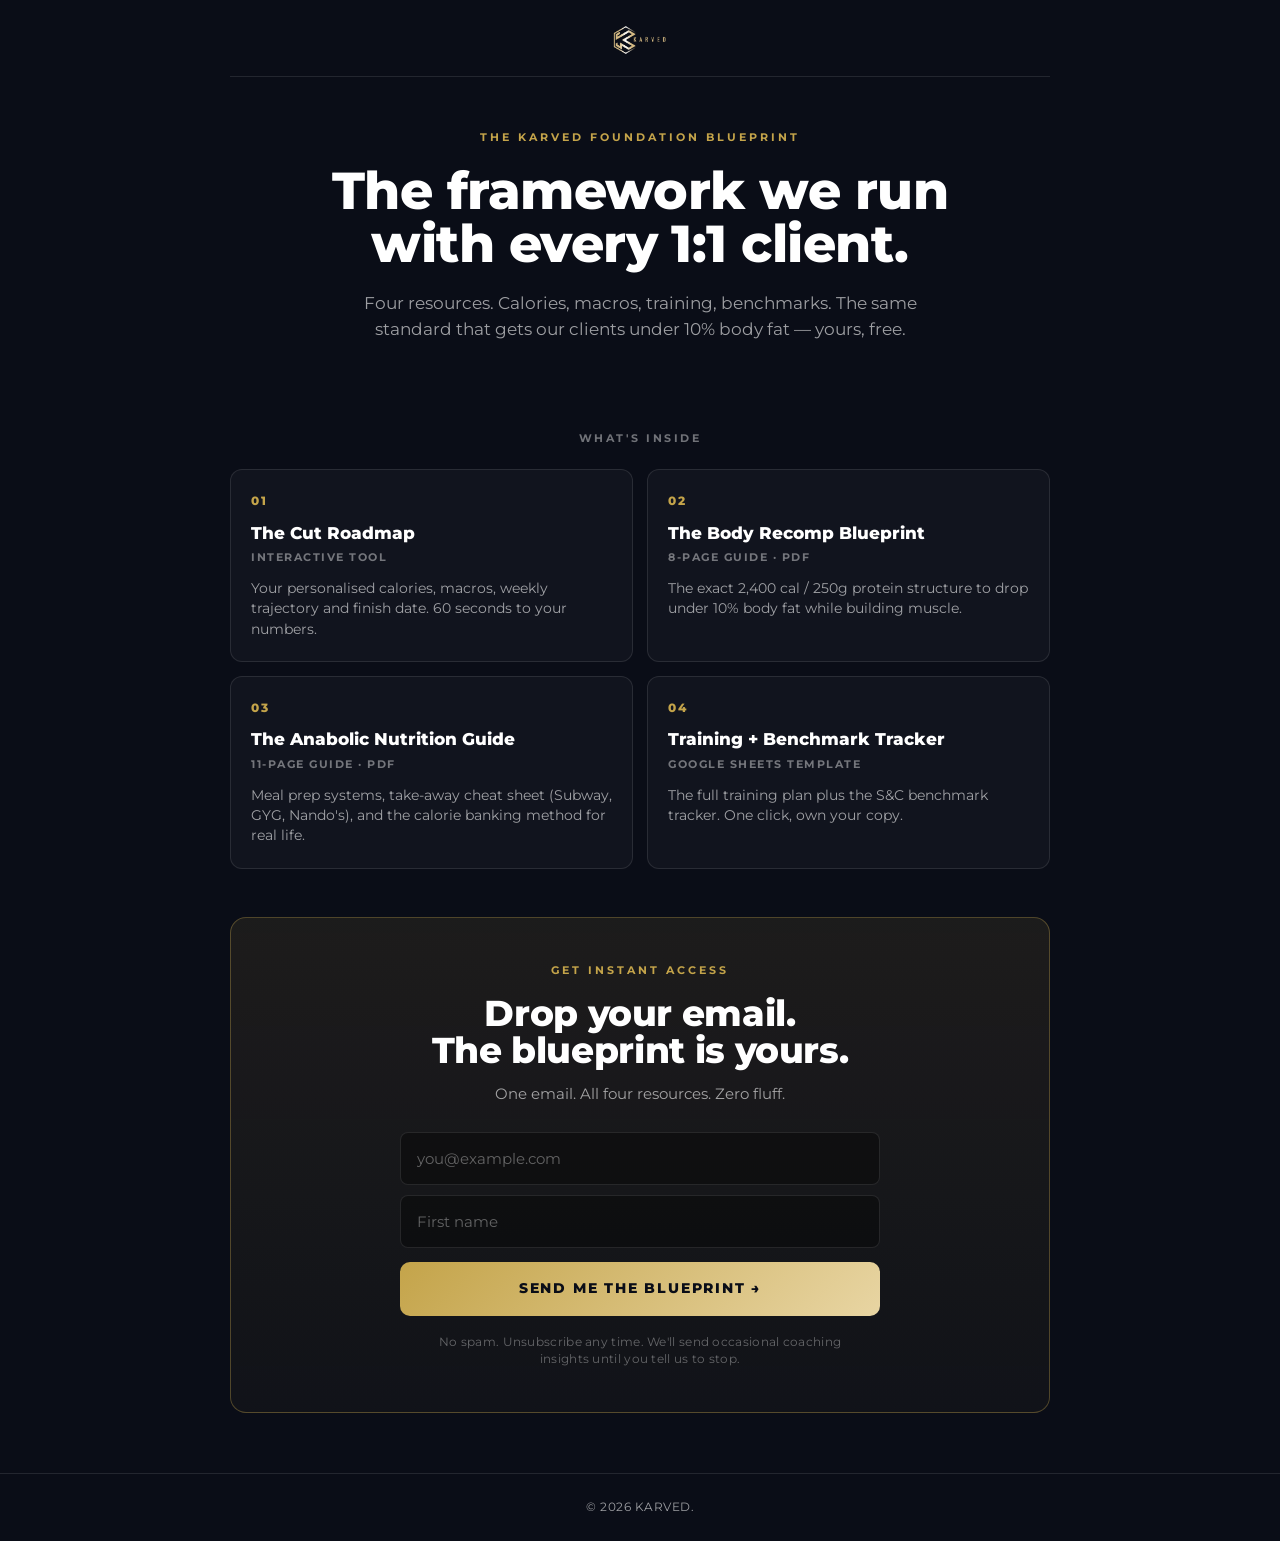
<file: foundation-blueprint.html>
<!DOCTYPE html>
<html lang="en">
<head>
<meta charset="UTF-8">
<meta name="viewport" content="width=device-width, initial-scale=1.0">
<title>KARVED | The Foundation Blueprint</title>
<meta name="description" content="The KARVED Foundation Blueprint — the exact framework we run with every 1:1 client. Calories, macros, training, benchmarks. Free.">
<meta property="og:title" content="The KARVED Foundation Blueprint">
<meta property="og:description" content="The exact framework we run with every 1:1 client — calories, macros, training and benchmarks.">
<link href="https://fonts.googleapis.com/css2?family=Montserrat:wght@400;500;600;700;800;900&display=swap" rel="stylesheet">
<link rel="stylesheet" href="foundation-blueprint.css">
</head>
<body>

<div class="wrap">

  <header class="top">
    <span class="logo"><img src="karved-wordmark.png" alt="KARVED"></span>
  </header>

  <!-- ============ HERO ============ -->
  <section class="hero">
    <div class="eyebrow">The KARVED Foundation Blueprint</div>
    <h1>The framework we run<br>with every 1:1 client.</h1>
    <p class="lead">Four resources. Calories, macros, training, benchmarks. The same standard that gets our clients under 10% body fat — yours, free.</p>
  </section>

  <!-- ============ WHAT'S INSIDE ============ -->
  <section class="inside">
    <div class="section-label">What's inside</div>
    <div class="asset-grid">

      <div class="asset-card">
        <div class="asset-num">01</div>
        <div class="asset-name">The Cut Roadmap</div>
        <div class="asset-format">Interactive Tool</div>
        <div class="asset-desc">Your personalised calories, macros, weekly trajectory and finish date. 60 seconds to your numbers.</div>
      </div>

      <div class="asset-card">
        <div class="asset-num">02</div>
        <div class="asset-name">The Body Recomp Blueprint</div>
        <div class="asset-format">8-Page Guide · PDF</div>
        <div class="asset-desc">The exact 2,400 cal / 250g protein structure to drop under 10% body fat while building muscle.</div>
      </div>

      <div class="asset-card">
        <div class="asset-num">03</div>
        <div class="asset-name">The Anabolic Nutrition Guide</div>
        <div class="asset-format">11-Page Guide · PDF</div>
        <div class="asset-desc">Meal prep systems, take-away cheat sheet (Subway, GYG, Nando's), and the calorie banking method for real life.</div>
      </div>

      <div class="asset-card">
        <div class="asset-num">04</div>
        <div class="asset-name">Training + Benchmark Tracker</div>
        <div class="asset-format">Google Sheets Template</div>
        <div class="asset-desc">The full training plan plus the S&amp;C benchmark tracker. One click, own your copy.</div>
      </div>

    </div>
  </section>

  <!-- ============ EMAIL GATE ============ -->
  <section id="gate-section" class="gate">
    <div class="gate-inner">
      <div class="gate-eyebrow">Get instant access</div>
      <h2>Drop your email.<br>The blueprint is yours.</h2>
      <p class="gate-lead">One email. All four resources. Zero fluff.</p>

      <form id="fb-form" novalidate>
        <input type="email" id="email" name="email" placeholder="you@example.com" required autocomplete="email">
        <input type="text" id="first_name" name="first_name" placeholder="First name" required autocomplete="given-name">
        <button type="submit" class="cta-btn">Send Me The Blueprint →</button>
      </form>

      <p class="disclaimer">No spam. Unsubscribe any time. We'll send occasional coaching insights until you tell us to stop.</p>
    </div>
  </section>

  <!-- ============ REVEAL (hidden until submit) ============ -->
  <section id="reveal-section" class="reveal hidden">

    <div class="reveal-eyebrow gold">You're in</div>
    <h2>Here's your blueprint, <span id="hello-name">mate</span>.</h2>
    <p class="reveal-lead">All four assets below. Bookmark this page — you can come back any time.</p>

    <div class="access-grid">

      <a href="/roadmap" class="access-card" target="_blank" rel="noopener">
        <div class="access-num">01</div>
        <div class="access-name">The Cut Roadmap</div>
        <div class="access-format">Interactive Tool</div>
        <div class="access-cta">Open the tool →</div>
      </a>

      <a href="/karved-body-recomp-blueprint.pdf" class="access-card" target="_blank" rel="noopener">
        <div class="access-num">02</div>
        <div class="access-name">The Body Recomp Blueprint</div>
        <div class="access-format">8-Page PDF</div>
        <div class="access-cta">Download PDF →</div>
      </a>

      <a href="/karved-anabolic-nutrition-guide.pdf" class="access-card" target="_blank" rel="noopener">
        <div class="access-num">03</div>
        <div class="access-name">The Anabolic Nutrition Guide</div>
        <div class="access-format">11-Page PDF</div>
        <div class="access-cta">Download PDF →</div>
      </a>

      <a href="https://docs.google.com/spreadsheets/d/1X1khASG1FVPWjUXwM69MNgBT2Ev9_vALuiWzIH6SThU/copy" class="access-card" target="_blank" rel="noopener">
        <div class="access-num">04</div>
        <div class="access-name">Training + Benchmark Tracker</div>
        <div class="access-format">Google Sheets · Make a copy</div>
        <div class="access-cta">Copy the sheet →</div>
      </a>

    </div>

    <!-- ============ FINAL CTA ============ -->
    <div class="final-cta">
      <div class="cta-eyebrow">Ready to run it with someone in your corner?</div>
      <h3>You've got the framework.<br>Now the hard part starts.</h3>
      <p class="cta-lead">The blueprint tells you what to do. Implementation is where 90% of guys fall off — the plateau at week four, the scale not moving for ten days, the work dinner that blows the whole week. That's what we solve.</p>
      <div class="cta-message">
        <div class="cta-message-label">Want 1:1 support?</div>
        <div class="cta-message-body">Message <strong>@lingylifts</strong> on Instagram and we'll map your comeback together.</div>
      </div>
    </div>

  </section>

</div>

<footer>
  <p>&copy; 2026 KARVED.</p>
</footer>

<script src="foundation-blueprint.js" defer></script>
</body>
</html>
</file>
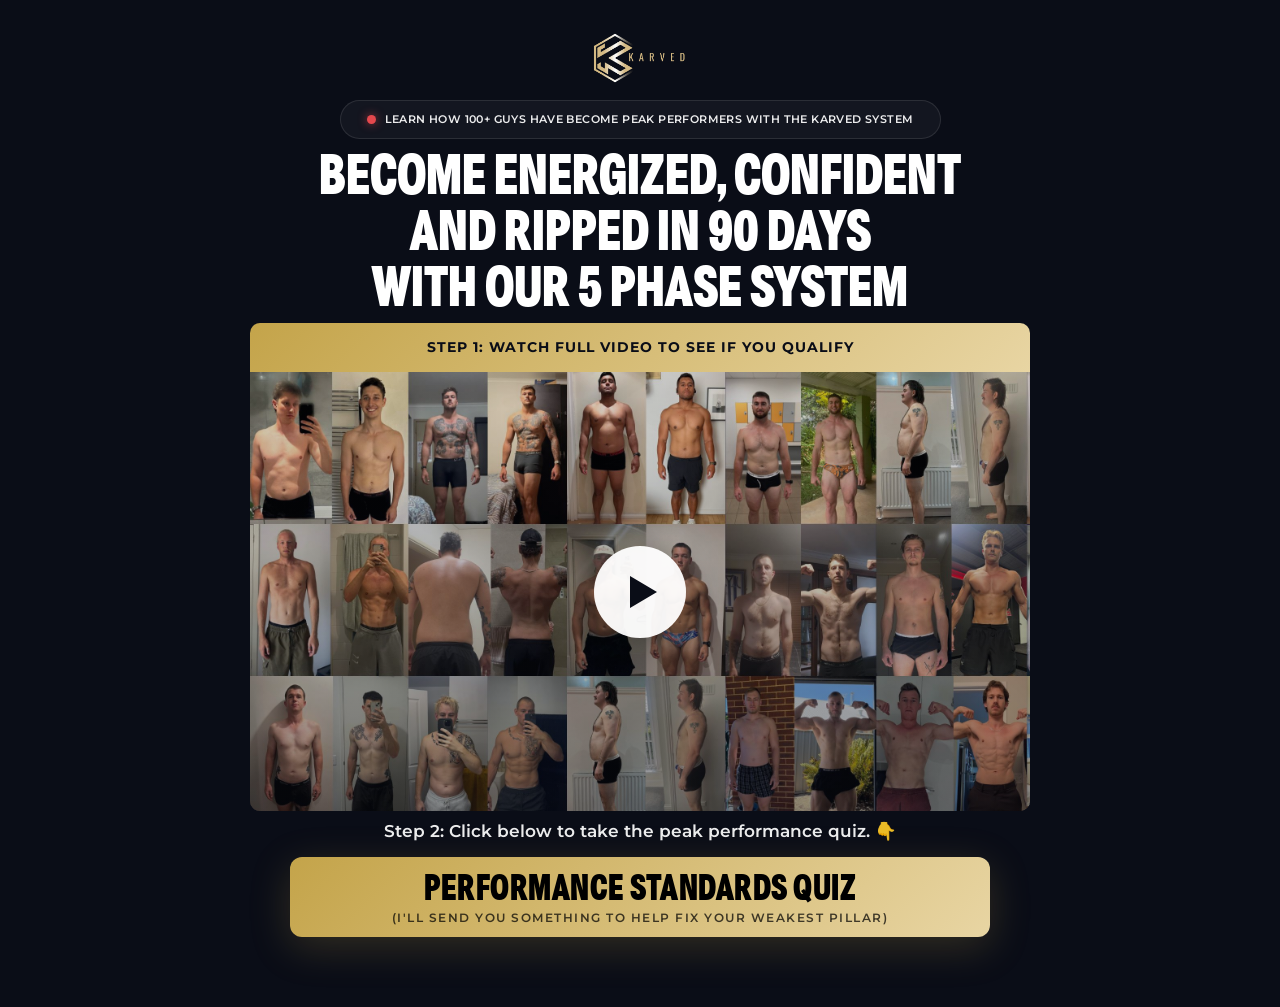
<file: learn.html>
<!DOCTYPE html>
<html lang="en">
<head>
<meta charset="UTF-8">
<meta name="viewport" content="width=device-width, initial-scale=1.0">
<title>KARVED | Free Access to the Comeback Program</title>
<meta name="robots" content="noindex">
<link href="https://fonts.googleapis.com/css2?family=Montserrat:wght@400;500;600;700&display=swap" rel="stylesheet">
<link rel="stylesheet" href="pmpi-quiz.css">
<style>
@font-face {
  font-family: 'Norwester';
  src: url('https://cdn.jsdelivr.net/gh/AugustRush/font@master/Norwester-Regular.otf') format('opentype');
  font-weight: normal; font-style: normal;
}
@font-face {
  font-family: 'Astrid Grotesk';
  src: url('astrid-grotesk-hv-cn.ttf') format('truetype');
  font-weight: normal; font-style: normal; font-display: swap;
}
:root {
  --bg: #0A0D17;
  --gold: #C4A44A;
  --gold-light: #E8D5A3;
  --navy: #0D1129;
  --text-light: rgba(255,255,255,0.92);
  --text-mid: rgba(255,255,255,0.55);
  --border: rgba(255,255,255,0.10);
}
* { margin: 0; padding: 0; box-sizing: border-box; }
body {
  font-family: 'Montserrat', sans-serif;
  background: var(--bg);
  color: var(--text-light);
  -webkit-font-smoothing: antialiased;
  line-height: 1.5; min-height: 100vh;
}
.wrap { max-width: 820px; margin: 0 auto; padding: 30px 20px 70px; text-align: center; }

.logo { display: inline-block; margin-bottom: 7px; }
.logo img { height: 56px; width: auto; max-width: 82vw; display: block; }

.banner {
  display: flex; align-items: center; gap: 9px;
  width: max-content; max-width: 100%;
  margin-left: auto; margin-right: auto;
  background: rgba(255,255,255,0.04);
  border: 1px solid var(--border);
  border-radius: 40px;
  padding: 11px 26px;
  font-size: 11px; font-weight: 600; white-space: nowrap;
  letter-spacing: 0.4px; text-transform: uppercase;
  color: var(--text-light);
  margin-bottom: 8px; line-height: 1.4;
  cursor: pointer; transition: border-color 0.2s ease;
}
.banner:hover { border-color: var(--gold); }
.banner::before {
  content: ''; width: 9px; height: 9px; border-radius: 50%;
  background: #E5484D; flex-shrink: 0;
  box-shadow: 0 0 10px rgba(229,72,77,0.7);
}

h1 {
  font-family: 'Astrid Grotesk', 'Norwester', sans-serif; font-weight: normal;
  font-size: clamp(32px, 6vw, 56px); line-height: 1;
  letter-spacing: 0; text-transform: uppercase; text-wrap: balance;
  color: #FFFFFF; margin-bottom: 8px;
}

/* Step 1 gold bar (above collage) */
.step-bar {
  background: linear-gradient(135deg, #C4A44A, #E8D5A3);
  color: #0A0D17;
  font-weight: 700; font-size: 14px;
  letter-spacing: 1px; text-transform: uppercase;
  padding: 14px 20px;
  border-radius: 10px 10px 0 0;
  max-width: 820px; margin: 0 auto;
}

/* Transformation collage + play button */
.collage {
  position: relative; cursor: pointer;
  max-width: 820px; margin: 0 auto 8px;
  background: #05070D; border-radius: 0 0 10px 10px; overflow: hidden;
}
.collage img { width: 100%; height: auto; display: block; }
.collage::after {
  content: ''; position: absolute; inset: 0;
  background: linear-gradient(180deg, rgba(10,13,23,0.15), rgba(10,13,23,0.45));
}
.collage .play {
  position: absolute; top: 50%; left: 50%; transform: translate(-50%, -50%);
  width: 92px; height: 92px; border-radius: 50%;
  background: rgba(255,255,255,0.94);
  display: flex; align-items: center; justify-content: center;
  box-shadow: 0 10px 44px rgba(0,0,0,0.55);
  transition: transform 0.2s ease; z-index: 2;
}
.collage:hover .play { transform: translate(-50%, -50%) scale(1.07); }
.collage .play::after {
  content: ''; width: 0; height: 0;
  border-left: 27px solid #0A0D17;
  border-top: 16px solid transparent;
  border-bottom: 16px solid transparent;
  margin-left: 7px;
}

/* Step 2 cue */
.step2 {
  margin-top: 0; margin-bottom: 12px;
  font-size: 17px; font-weight: 600;
  color: var(--text-light); line-height: 1.5;
}

/* CTA button */
.cta-btn {
  display: block; width: 100%; max-width: 700px; margin: 0 auto;
  background: linear-gradient(135deg, #C4A44A, #E8D5A3);
  color: #000000; border: none; cursor: pointer;
  border-radius: 12px; padding: 12px 28px;
  font-family: 'Astrid Grotesk', 'Norwester', sans-serif;
  font-size: clamp(24px, 4vw, 36px); letter-spacing: 0.5px;
  text-transform: uppercase; line-height: 1.05;
  transition: transform 0.2s ease, box-shadow 0.2s ease;
  box-shadow: 0 10px 40px rgba(196,164,74,0.22);
}
.cta-btn:hover { transform: translateY(-2px); box-shadow: 0 14px 52px rgba(196,164,74,0.38); }
.cta-btn small {
  display: block; margin-top: 6px;
  font-family: 'Montserrat', sans-serif;
  font-size: 12px; font-weight: 600; letter-spacing: 1.5px;
  text-transform: uppercase; color: rgba(0,0,0,0.72);
}

@media (max-width: 720px) {
  .banner { white-space: normal; }
}
@media (max-width: 600px) {
  .wrap { padding: 16px 16px 50px; }
  .logo { margin-bottom: 4px; }
  .logo img { height: 44px; }
  .banner { font-size: 10.5px; padding: 8px 14px; }
  .step-bar { font-size: 11.5px; padding: 9px 14px; letter-spacing: 0.4px; white-space: nowrap; overflow: hidden; }
  .step2 { font-size: 12.5px; margin-bottom: 8px; white-space: nowrap; overflow: hidden; }
  .cta-btn { font-size: 22px; padding: 10px 14px; letter-spacing: 0.3px; white-space: nowrap; overflow: hidden; }
  .cta-btn small { font-size: 9.5px; letter-spacing: 0.3px; white-space: nowrap; overflow: hidden; }
  .collage .play { width: 68px; height: 68px; }
  .collage .play::after { border-left-width: 20px; border-top-width: 12px; border-bottom-width: 12px; }
}
</style>
</head>
<body>

<div class="wrap">

  <a href="/" class="logo"><img src="karved-wordmark.png" alt="KARVED"></a>

  <div class="banner" onclick="PMPI.open()">Learn how 100+ guys have become peak performers with the KARVED system</div>

  <h1>Become energized, confident and ripped in 90 days with our 5 phase system</h1>

  <div class="step-bar">Step 1: Watch full video to see if you qualify</div>
  <div class="collage" onclick="PMPI.open()">
    <img src="collage.jpg" alt="KARVED client transformations">
    <div class="play"></div>
  </div>

  <p class="step2">Step 2: Click below to take the peak performance quiz. &#128071;</p>

  <button class="cta-btn" onclick="PMPI.open()">
    Performance standards quiz
    <small>(I'll send you something to help fix your weakest pillar)</small>
  </button>

</div>

<script>
window.PMPI_CONFIG = {
  webhookUrl: 'https://services.leadconnectorhq.com/hooks/34aVjIvtkAMGeXk0MMmq/webhook-trigger/1Ti3CB5zPtEhIam7FyJZ',
  redirectUrl: '/perform2',
  dismissUrl: '/perform2',
  autoOpen: false,
  logoSrc: 'karved-logo.png',
  source: 'karved.com.au/learn',
  intro: {
    eyebrow: 'Free Performance Quiz',
    title: 'Complete your 2-minute performance quiz',
    lead: "Answer 6 quick questions to see how you compare to the KARVED athlete standards. (I'll send a free resource to help)",
    startLabel: 'Start the Quiz'
  },
  formIntro: 'Enter your details to get your score and free resource.'
};
</script>
<script src="pmpi-quiz.js" defer></script>

</body>
</html>
</file>
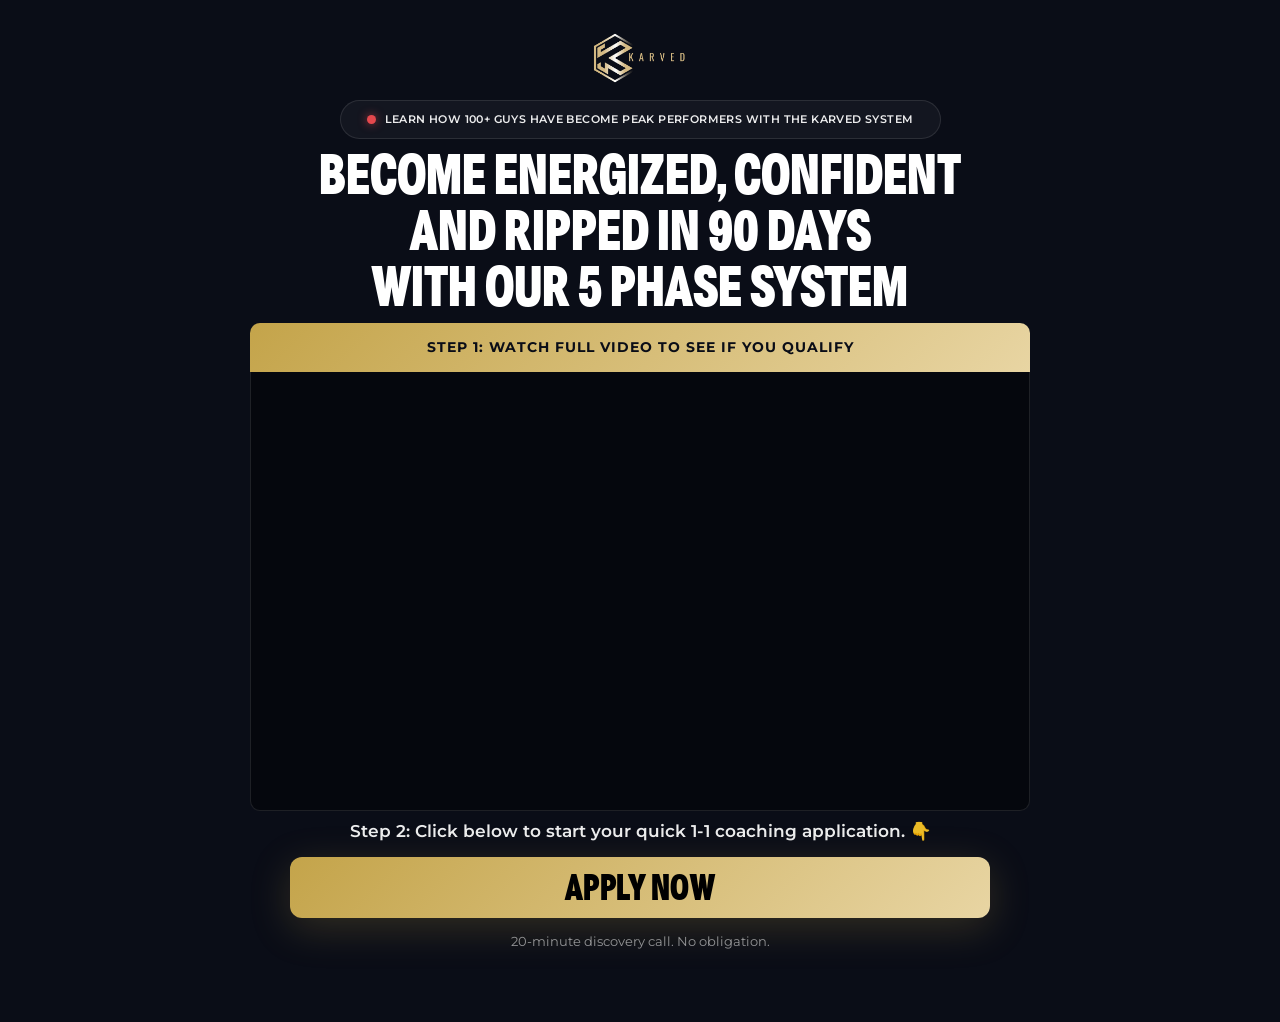
<file: perform2.html>
<!DOCTYPE html>
<html lang="en">
<head>
<meta charset="UTF-8">
<meta name="viewport" content="width=device-width, initial-scale=1.0">
<title>KARVED | Watch the Video to See If You Qualify</title>
<meta name="robots" content="noindex">
<link href="https://fonts.googleapis.com/css2?family=Montserrat:wght@400;500;600;700&display=swap" rel="stylesheet">
<link href="https://assets.calendly.com/assets/external/widget.css" rel="stylesheet">
<style>
@font-face {
  font-family: 'Astrid Grotesk';
  src: url('astrid-grotesk-hv-cn.ttf') format('truetype');
  font-weight: normal; font-style: normal; font-display: swap;
}
:root {
  --bg: #0A0D17;
  --gold: #C4A44A;
  --gold-light: #E8D5A3;
  --text-light: rgba(255,255,255,0.92);
  --text-mid: rgba(255,255,255,0.55);
  --border: rgba(255,255,255,0.10);
}
* { margin: 0; padding: 0; box-sizing: border-box; }
body {
  font-family: 'Montserrat', sans-serif;
  background: var(--bg);
  color: var(--text-light);
  -webkit-font-smoothing: antialiased;
  line-height: 1.5; min-height: 100vh;
}
.wrap { max-width: 820px; margin: 0 auto; padding: 30px 20px 70px; text-align: center; }

.logo { display: inline-block; margin-bottom: 7px; }
.logo img { height: 56px; width: auto; max-width: 82vw; display: block; }

.banner {
  display: flex; align-items: center; gap: 9px;
  width: max-content; max-width: 100%;
  margin-left: auto; margin-right: auto;
  background: rgba(255,255,255,0.04);
  border: 1px solid var(--border);
  border-radius: 40px;
  padding: 11px 26px;
  font-size: 11px; font-weight: 600; white-space: nowrap;
  letter-spacing: 0.4px; text-transform: uppercase;
  color: var(--text-light);
  margin-bottom: 8px; line-height: 1.4;
}
.banner::before {
  content: ''; width: 9px; height: 9px; border-radius: 50%;
  background: #E5484D; flex-shrink: 0;
  box-shadow: 0 0 10px rgba(229,72,77,0.7);
}

h1 {
  font-family: 'Astrid Grotesk', 'Norwester', sans-serif; font-weight: normal;
  font-size: clamp(32px, 6vw, 56px); line-height: 1;
  letter-spacing: 0; text-transform: uppercase; text-wrap: balance;
  color: #FFFFFF; margin-bottom: 8px;
}

/* Step 1 gold bar */
.step-bar {
  background: linear-gradient(135deg, #C4A44A, #E8D5A3);
  color: #0A0D17;
  font-weight: 700; font-size: 14px;
  letter-spacing: 1px; text-transform: uppercase;
  padding: 14px 20px;
  border-radius: 10px 10px 0 0;
  max-width: 820px; margin: 0 auto;
}

/* VSL video container */
.vsl-video {
  position: relative;
  width: 100%; max-width: 820px;
  margin: 0 auto 8px;
  background: #05070D;
  border: 1px solid var(--border);
  border-top: none;
  border-radius: 0 0 10px 10px;
  overflow: hidden;
  cursor: pointer;
}
.vsl-placeholder {
  position: relative;
  width: 100%; padding-top: 56.25%; /* 16:9 default; the real embed will override */
  background: linear-gradient(135deg, #11152a, #1a1f3a);
}
.vsl-placeholder .play {
  position: absolute; top: 50%; left: 50%;
  transform: translate(-50%, -50%);
  width: 96px; height: 96px; border-radius: 50%;
  background: rgba(255,255,255,0.94);
  display: flex; align-items: center; justify-content: center;
  box-shadow: 0 10px 44px rgba(0,0,0,0.55);
  transition: transform 0.2s ease;
}
.vsl-video:hover .vsl-placeholder .play { transform: translate(-50%, -50%) scale(1.06); }
.vsl-placeholder .play::after {
  content: ''; width: 0; height: 0;
  border-left: 28px solid #0A0D17;
  border-top: 17px solid transparent;
  border-bottom: 17px solid transparent;
  margin-left: 7px;
}
.vsl-placeholder small {
  position: absolute; left: 50%; bottom: 20px;
  transform: translateX(-50%);
  font-size: 11px; letter-spacing: 1.5px; text-transform: uppercase;
  color: var(--text-mid);
}

/* Step 2 */
.step2 {
  margin-top: 0; margin-bottom: 12px;
  font-size: 17px; font-weight: 600;
  color: var(--text-light); line-height: 1.5;
}

/* Apply button (matches /learn .cta-btn) */
.apply-btn {
  display: block; width: 100%; max-width: 700px;
  margin: 0 auto;
  background: linear-gradient(135deg, #C4A44A, #E8D5A3);
  color: #000000; border: none; cursor: pointer;
  border-radius: 12px; padding: 12px 28px;
  font-family: 'Astrid Grotesk', 'Norwester', sans-serif;
  font-size: clamp(24px, 4vw, 36px); letter-spacing: 0.5px;
  text-transform: uppercase; line-height: 1.05; text-decoration: none;
  transition: transform 0.2s ease, box-shadow 0.2s ease;
  box-shadow: 0 10px 40px rgba(196,164,74,0.22);
}
.apply-btn:hover { transform: translateY(-2px); box-shadow: 0 14px 50px rgba(196,164,74,0.38); }

.subnote { margin-top: 14px; font-size: 13px; color: var(--text-mid); }

@media (max-width: 720px) {
  .banner { white-space: normal; }
}
@media (max-width: 600px) {
  .wrap { padding: 16px 16px 50px; }
  .logo { margin-bottom: 4px; }
  .logo img { height: 44px; }
  .banner { font-size: 10.5px; padding: 8px 14px; }
  .step-bar { font-size: 11.5px; padding: 9px 14px; letter-spacing: 0.4px; white-space: nowrap; overflow: hidden; }
  .step2 { font-size: 12.5px; margin-bottom: 8px; white-space: nowrap; overflow: hidden; }
  .apply-btn { font-size: 24px; padding: 12px 16px; letter-spacing: 0.3px; }
}
</style>
</head>
<body>

<div class="wrap">

  <a href="/" class="logo"><img src="karved-wordmark.png" alt="KARVED"></a>

  <div class="banner">Learn how 100+ guys have become peak performers with the KARVED system</div>

  <h1>Become energized, confident and ripped in 90 days with our 5 phase system</h1>

  <div class="step-bar">Step 1: Watch full video to see if you qualify</div>

  <div class="vsl-video" id="vsl-video">
    <div id="vidalytics_embed_pdu0SEOUu2mmfX7K" style="width: 100%; position:relative; padding-top: 56.25%;"></div>
    <script type="text/javascript">
    (function (v, i, d, a, l, y, t, c, s) {
        y='_'+d.toLowerCase();c=d+'L';if(!v[d]){v[d]={};}if(!v[c]){v[c]={};}if(!v[y]){v[y]={};}var vl='Loader',vli=v[y][vl],vsl=v[c][vl + 'Script'],vlf=v[c][vl + 'Loaded'],ve='Embed';
        if (!vsl){vsl=function(u,cb){
            if(t){cb();return;}s=i.createElement("script");s.type="text/javascript";s.async=1;s.src=u;
            if(s.readyState){s.onreadystatechange=function(){if(s.readyState==="loaded"||s.readyState=="complete"){s.onreadystatechange=null;vlf=1;cb();}};}else{s.onload=function(){vlf=1;cb();};}
            i.getElementsByTagName("head")[0].appendChild(s);
        };}
        vsl(l+'loader.min.js',function(){if(!vli){var vlc=v[c][vl];vli=new vlc();}vli.loadScript(l+'player.min.js',function(){var vec=v[d][ve];t=new vec();t.run(a);});});
    })(window, document, 'Vidalytics', 'vidalytics_embed_pdu0SEOUu2mmfX7K', 'https://fast.vidalytics.com/embeds/ZaJT0Bzk/pdu0SEOUu2mmfX7K/');
    </script>
    <script type="application/ld+json">
    {"@context":"https://schema.org","@type":"VideoObject","name":"","description":"","thumbnailUrl":"https://fast.vidalytics.com/video/ZaJT0Bzk/ZpOqiGDcMU0eN4j_/238545/221436__FFMPEG/thumb/thumbnail-5_0.jpg","uploadDate":"2025-12-29","duration":"PT618S","embedUrl":"https://preview.vidalytics.com/embeds/ZaJT0Bzk/ZpOqiGDcMU0eN4j_/"}
    </script>
  </div>

  <p class="step2">Step 2: Click below to start your quick 1-1 coaching application. &#128071;</p>

  <button class="apply-btn" id="apply-btn">Apply Now</button>

  <p class="subnote">20-minute discovery call. No obligation.</p>

</div>

<script src="https://assets.calendly.com/assets/external/widget.js" type="text/javascript" async></script>
<script>
(function () {
  var CALENDLY_URL = 'https://calendly.com/karvedhq/karved-strategy-call';
  var calendlyOpened = false;

  function openCalendly() {
    if (calendlyOpened) return;
    if (typeof Calendly !== 'undefined' && Calendly.initPopupWidget) {
      calendlyOpened = true;
      Calendly.initPopupWidget({ url: CALENDLY_URL });
    } else {
      // Calendly script not ready yet — fall back to direct navigation
      window.location.href = CALENDLY_URL;
    }
  }

  // Calendly popup fires 5 seconds after the user clicks the video
  var videoEl = document.getElementById('vsl-video');
  var fivesecTriggered = false;
  function startFiveSecTimer() {
    if (fivesecTriggered) return;
    fivesecTriggered = true;
    setTimeout(openCalendly, 5000);
  }
  if (videoEl) {
    // Direct click on the container (fires if click reaches us before the iframe captures it)
    videoEl.addEventListener('click', startFiveSecTimer);
  }
  // Iframe focus detection — fires the instant the user clicks into the Vidalytics iframe
  // (clicks inside a cross-origin iframe don't bubble, so we detect the focus change instead)
  window.addEventListener('blur', function () {
    setTimeout(function () {
      var ae = document.activeElement;
      if (ae && ae.tagName === 'IFRAME' && videoEl && videoEl.contains(ae)) {
        startFiveSecTimer();
      }
    }, 0);
  });

  // Apply Now button opens Calendly popup immediately
  var applyBtn = document.getElementById('apply-btn');
  if (applyBtn) {
    applyBtn.addEventListener('click', function (e) {
      e.preventDefault();
      calendlyOpened = false; // allow re-open if previously triggered
      openCalendly();
    });
  }
})();
</script>

</body>
</html>
</file>
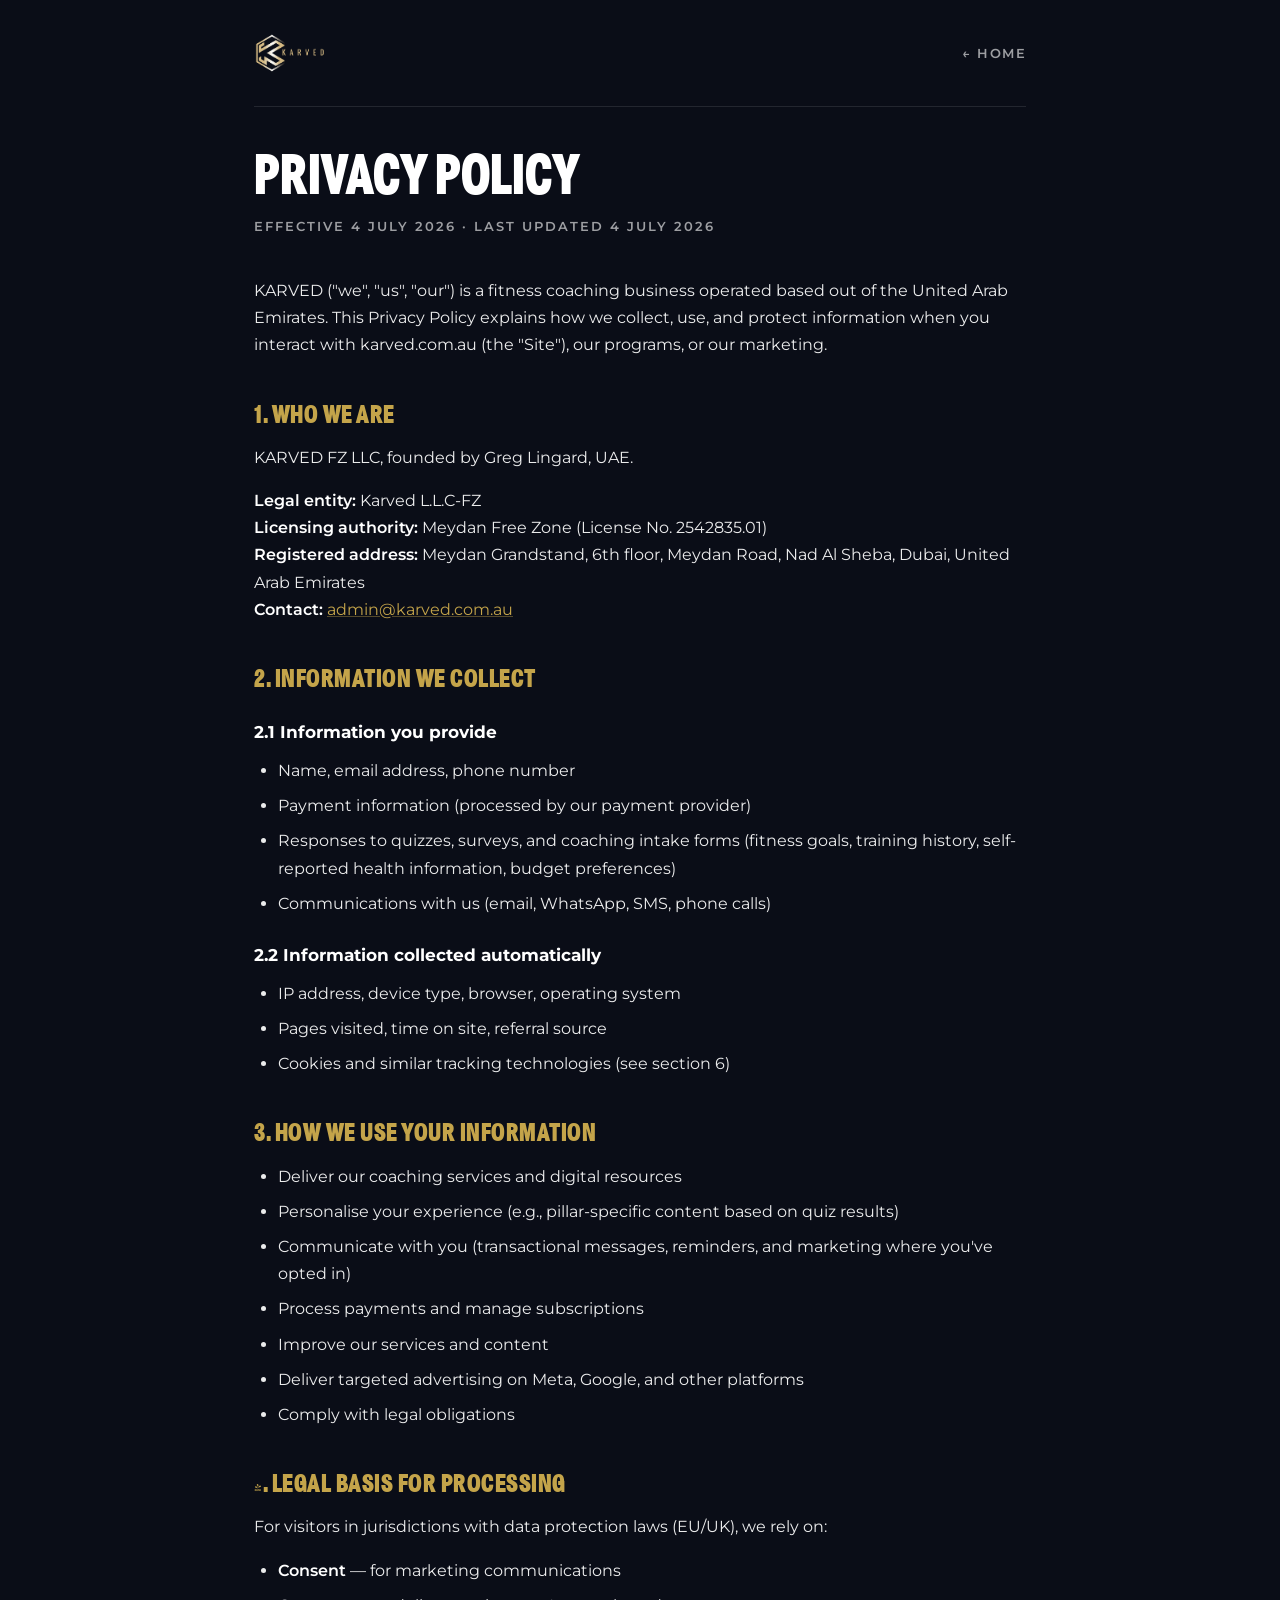
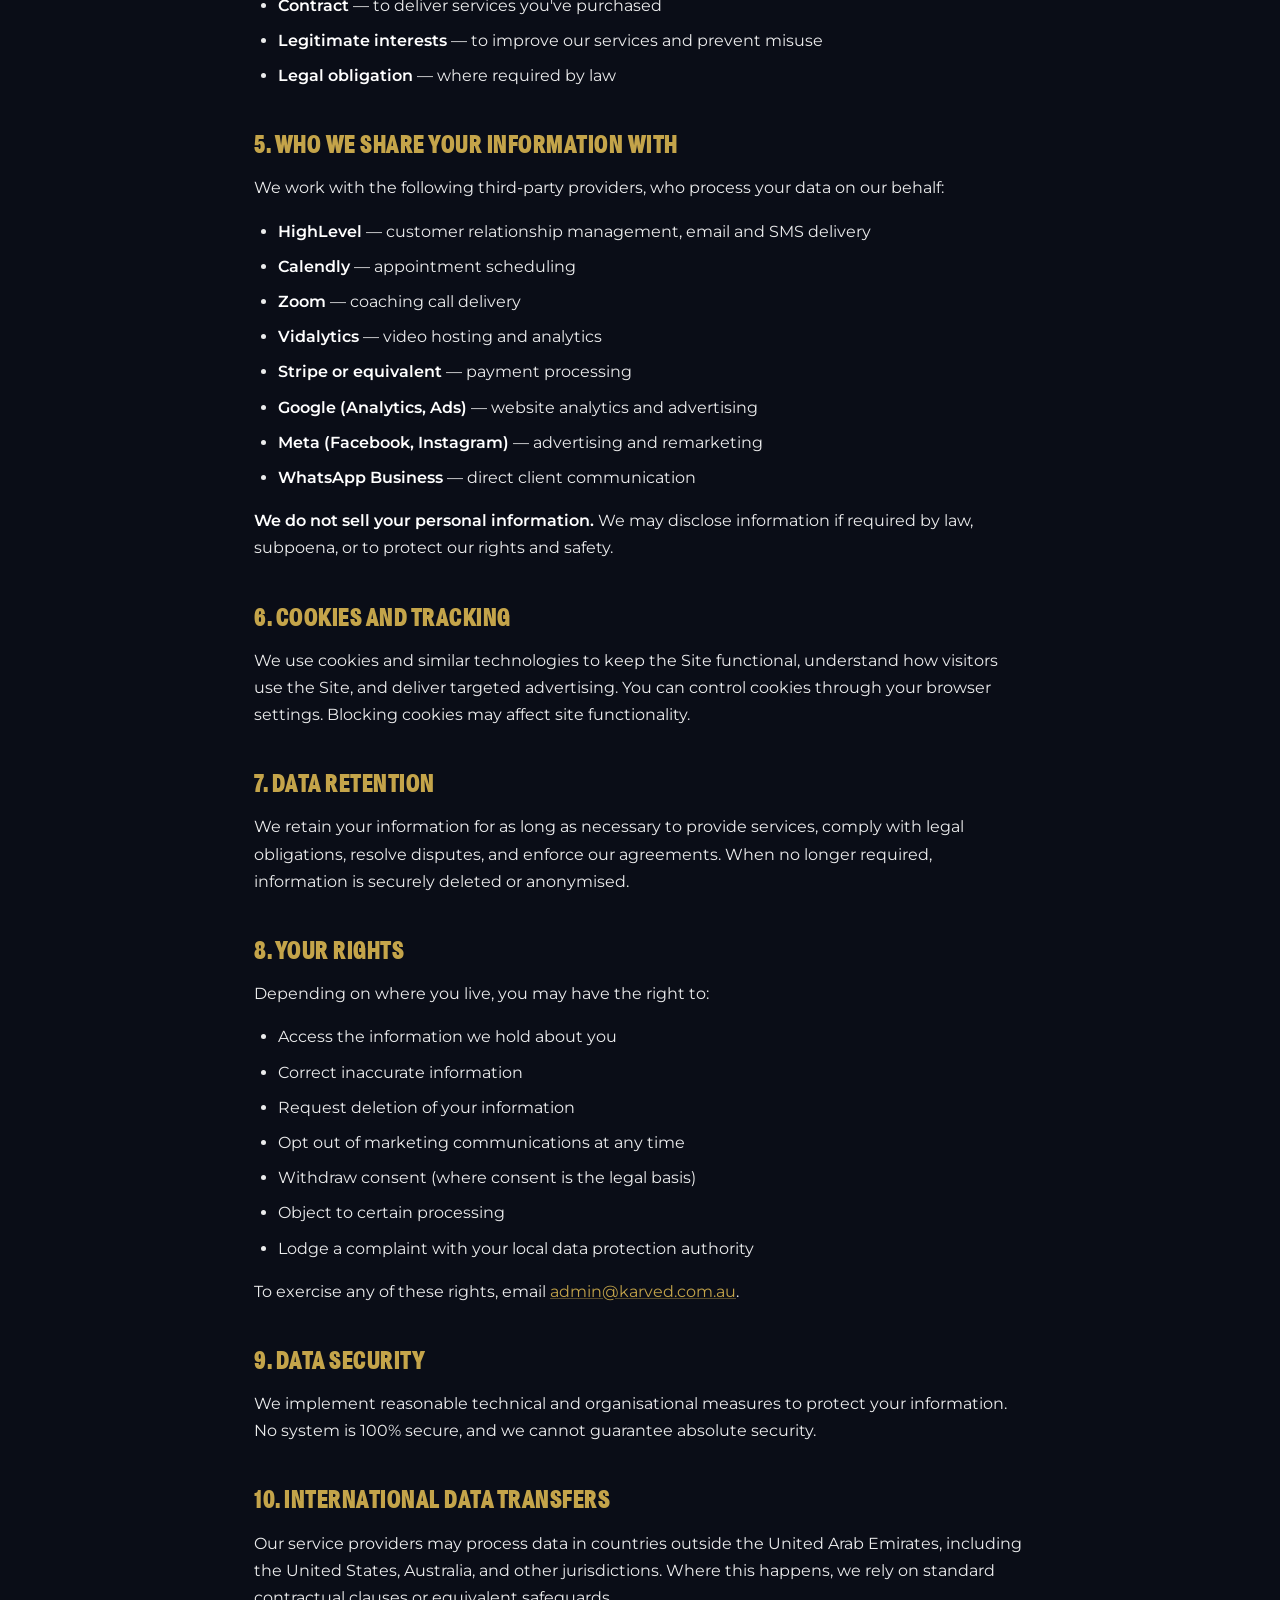
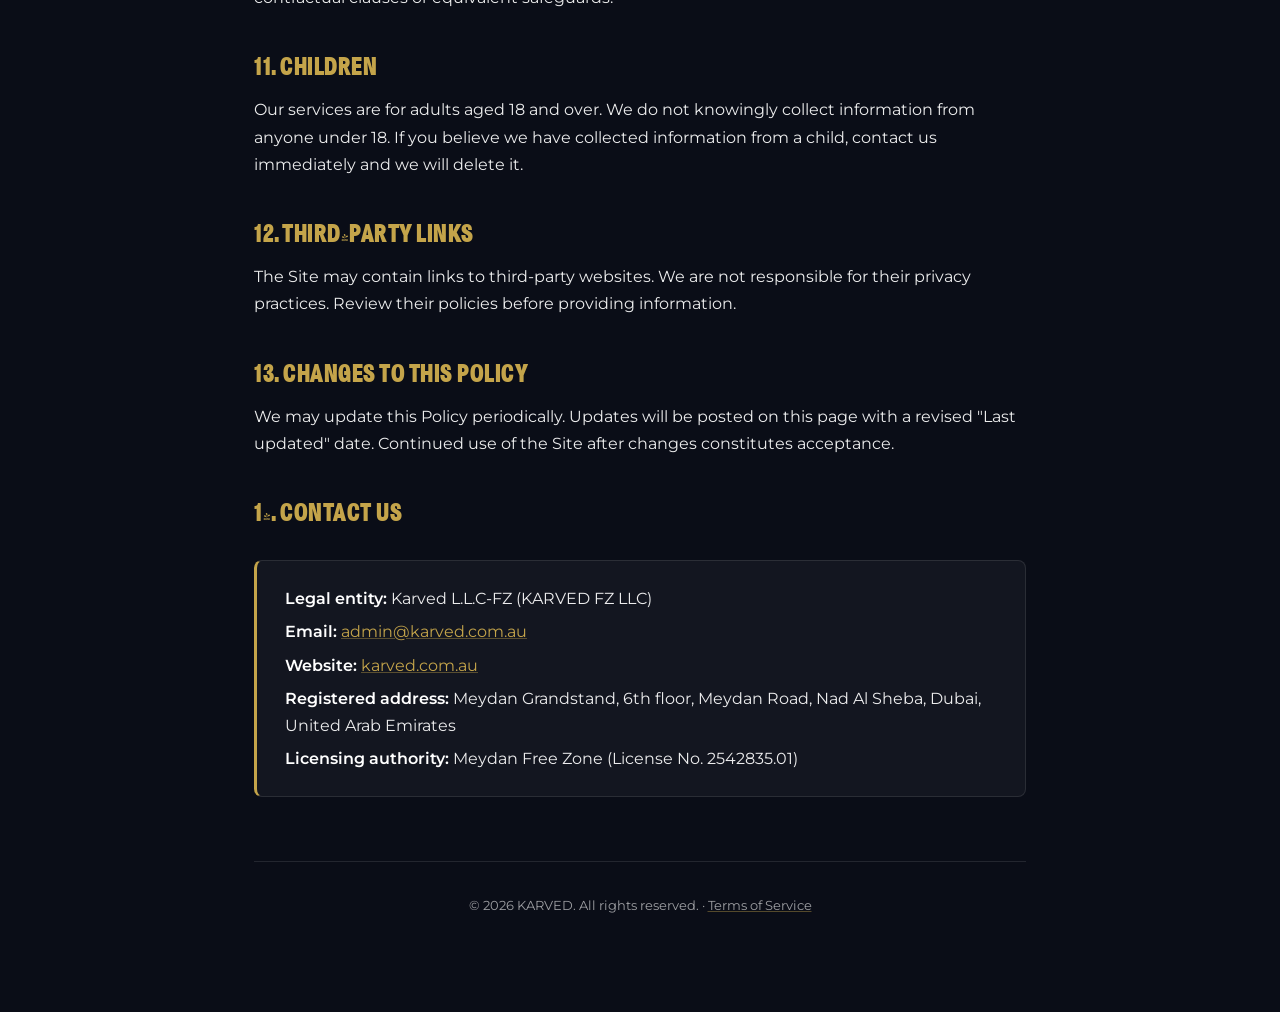
<file: privacy.html>
<!DOCTYPE html>
<html lang="en">
<head>
<meta charset="UTF-8">
<meta name="viewport" content="width=device-width, initial-scale=1.0">
<title>Privacy Policy — KARVED</title>
<meta name="description" content="How KARVED collects, uses, and protects your information.">
<link href="https://fonts.googleapis.com/css2?family=Montserrat:wght@400;500;600;700&display=swap" rel="stylesheet">
<style>
@font-face {
  font-family: 'Astrid Grotesk';
  src: url('astrid-grotesk-hv-cn.ttf') format('truetype');
  font-weight: normal; font-style: normal; font-display: swap;
}
:root {
  --bg: #0A0D17;
  --gold: #C4A44A;
  --gold-light: #E8D5A3;
  --text-light: rgba(255,255,255,0.92);
  --text-mid: rgba(255,255,255,0.60);
  --border: rgba(255,255,255,0.10);
}
* { margin: 0; padding: 0; box-sizing: border-box; }
body {
  font-family: 'Montserrat', 'Helvetica Neue', Arial, sans-serif;
  background: var(--bg);
  color: var(--text-light);
  -webkit-font-smoothing: antialiased;
  line-height: 1.7;
  min-height: 100vh;
  font-size: 16px;
}
.wrap { max-width: 820px; margin: 0 auto; padding: 32px 24px 96px; }
.top {
  display: flex; align-items: center; justify-content: space-between;
  padding-bottom: 32px; margin-bottom: 40px;
  border-bottom: 1px solid var(--border);
}
.top a.logo { display: inline-block; }
.top a.logo img { height: 42px; width: auto; display: block; }
.top a.home {
  color: var(--text-mid); text-decoration: none;
  font-size: 13px; letter-spacing: 1.5px;
  text-transform: uppercase; font-weight: 600;
  transition: color 0.2s ease;
}
.top a.home:hover { color: var(--gold); }

h1 {
  font-family: 'Astrid Grotesk', 'Helvetica Neue', Arial, sans-serif;
  font-weight: normal;
  font-size: clamp(36px, 6vw, 56px);
  line-height: 1;
  letter-spacing: 0;
  text-transform: uppercase;
  color: #FFFFFF;
  margin-bottom: 12px;
}
.meta {
  color: var(--text-mid);
  font-size: 13px; letter-spacing: 2px;
  text-transform: uppercase; font-weight: 600;
  margin-bottom: 40px;
}

h2 {
  font-family: 'Astrid Grotesk', 'Helvetica Neue', Arial, sans-serif;
  font-weight: normal;
  font-size: clamp(20px, 3vw, 26px);
  line-height: 1.2;
  letter-spacing: 0.5px;
  text-transform: uppercase;
  color: var(--gold);
  margin-top: 40px;
  margin-bottom: 14px;
}

h3 {
  font-family: 'Montserrat', 'Helvetica Neue', Arial, sans-serif;
  font-weight: 700;
  font-size: 17px;
  color: #FFFFFF;
  margin-top: 24px;
  margin-bottom: 10px;
}

p {
  margin-bottom: 16px;
  color: var(--text-light);
}

ul, ol {
  margin-bottom: 16px;
  padding-left: 24px;
}

li {
  margin-bottom: 8px;
  color: var(--text-light);
}

strong { color: #FFFFFF; font-weight: 600; }

a { color: var(--gold); text-decoration: underline; text-decoration-color: rgba(196,164,74,0.4); }
a:hover { text-decoration-color: var(--gold); }

.contact-card {
  margin-top: 32px;
  padding: 24px 28px;
  background: rgba(255,255,255,0.04);
  border: 1px solid var(--border);
  border-left: 3px solid var(--gold);
  border-radius: 8px;
}
.contact-card p { margin-bottom: 6px; }
.contact-card p:last-child { margin-bottom: 0; }

footer {
  margin-top: 64px;
  padding-top: 32px;
  border-top: 1px solid var(--border);
  font-size: 13px;
  color: var(--text-mid);
  text-align: center;
}
footer a { color: var(--text-mid); }
</style>
</head>
<body>

<div class="wrap">

  <div class="top">
    <a href="/" class="logo"><img src="karved-wordmark.png" alt="KARVED"></a>
    <a href="/" class="home">← Home</a>
  </div>

  <h1>Privacy Policy</h1>
  <div class="meta">Effective 4 July 2026 · Last updated 4 July 2026</div>

  <p>KARVED ("we", "us", "our") is a fitness coaching business operated based out of the United Arab Emirates. This Privacy Policy explains how we collect, use, and protect information when you interact with karved.com.au (the "Site"), our programs, or our marketing.</p>

  <h2>1. Who we are</h2>
  <p>KARVED FZ LLC, founded by Greg Lingard, UAE.</p>
  <p><strong>Legal entity:</strong> Karved L.L.C-FZ<br>
  <strong>Licensing authority:</strong> Meydan Free Zone (License No. 2542835.01)<br>
  <strong>Registered address:</strong> Meydan Grandstand, 6th floor, Meydan Road, Nad Al Sheba, Dubai, United Arab Emirates<br>
  <strong>Contact:</strong> <a href="mailto:admin@karved.com.au">admin@karved.com.au</a></p>

  <h2>2. Information we collect</h2>

  <h3>2.1 Information you provide</h3>
  <ul>
    <li>Name, email address, phone number</li>
    <li>Payment information (processed by our payment provider)</li>
    <li>Responses to quizzes, surveys, and coaching intake forms (fitness goals, training history, self-reported health information, budget preferences)</li>
    <li>Communications with us (email, WhatsApp, SMS, phone calls)</li>
  </ul>

  <h3>2.2 Information collected automatically</h3>
  <ul>
    <li>IP address, device type, browser, operating system</li>
    <li>Pages visited, time on site, referral source</li>
    <li>Cookies and similar tracking technologies (see section 6)</li>
  </ul>

  <h2>3. How we use your information</h2>
  <ul>
    <li>Deliver our coaching services and digital resources</li>
    <li>Personalise your experience (e.g., pillar-specific content based on quiz results)</li>
    <li>Communicate with you (transactional messages, reminders, and marketing where you've opted in)</li>
    <li>Process payments and manage subscriptions</li>
    <li>Improve our services and content</li>
    <li>Deliver targeted advertising on Meta, Google, and other platforms</li>
    <li>Comply with legal obligations</li>
  </ul>

  <h2>4. Legal basis for processing</h2>
  <p>For visitors in jurisdictions with data protection laws (EU/UK), we rely on:</p>
  <ul>
    <li><strong>Consent</strong> — for marketing communications</li>
    <li><strong>Contract</strong> — to deliver services you've purchased</li>
    <li><strong>Legitimate interests</strong> — to improve our services and prevent misuse</li>
    <li><strong>Legal obligation</strong> — where required by law</li>
  </ul>

  <h2>5. Who we share your information with</h2>
  <p>We work with the following third-party providers, who process your data on our behalf:</p>
  <ul>
    <li><strong>HighLevel</strong> — customer relationship management, email and SMS delivery</li>
    <li><strong>Calendly</strong> — appointment scheduling</li>
    <li><strong>Zoom</strong> — coaching call delivery</li>
    <li><strong>Vidalytics</strong> — video hosting and analytics</li>
    <li><strong>Stripe or equivalent</strong> — payment processing</li>
    <li><strong>Google (Analytics, Ads)</strong> — website analytics and advertising</li>
    <li><strong>Meta (Facebook, Instagram)</strong> — advertising and remarketing</li>
    <li><strong>WhatsApp Business</strong> — direct client communication</li>
  </ul>
  <p><strong>We do not sell your personal information.</strong> We may disclose information if required by law, subpoena, or to protect our rights and safety.</p>

  <h2>6. Cookies and tracking</h2>
  <p>We use cookies and similar technologies to keep the Site functional, understand how visitors use the Site, and deliver targeted advertising. You can control cookies through your browser settings. Blocking cookies may affect site functionality.</p>

  <h2>7. Data retention</h2>
  <p>We retain your information for as long as necessary to provide services, comply with legal obligations, resolve disputes, and enforce our agreements. When no longer required, information is securely deleted or anonymised.</p>

  <h2>8. Your rights</h2>
  <p>Depending on where you live, you may have the right to:</p>
  <ul>
    <li>Access the information we hold about you</li>
    <li>Correct inaccurate information</li>
    <li>Request deletion of your information</li>
    <li>Opt out of marketing communications at any time</li>
    <li>Withdraw consent (where consent is the legal basis)</li>
    <li>Object to certain processing</li>
    <li>Lodge a complaint with your local data protection authority</li>
  </ul>
  <p>To exercise any of these rights, email <a href="mailto:admin@karved.com.au">admin@karved.com.au</a>.</p>

  <h2>9. Data security</h2>
  <p>We implement reasonable technical and organisational measures to protect your information. No system is 100% secure, and we cannot guarantee absolute security.</p>

  <h2>10. International data transfers</h2>
  <p>Our service providers may process data in countries outside the United Arab Emirates, including the United States, Australia, and other jurisdictions. Where this happens, we rely on standard contractual clauses or equivalent safeguards.</p>

  <h2>11. Children</h2>
  <p>Our services are for adults aged 18 and over. We do not knowingly collect information from anyone under 18. If you believe we have collected information from a child, contact us immediately and we will delete it.</p>

  <h2>12. Third-party links</h2>
  <p>The Site may contain links to third-party websites. We are not responsible for their privacy practices. Review their policies before providing information.</p>

  <h2>13. Changes to this Policy</h2>
  <p>We may update this Policy periodically. Updates will be posted on this page with a revised "Last updated" date. Continued use of the Site after changes constitutes acceptance.</p>

  <h2>14. Contact us</h2>
  <div class="contact-card">
    <p><strong>Legal entity:</strong> Karved L.L.C-FZ (KARVED FZ LLC)</p>
    <p><strong>Email:</strong> <a href="mailto:admin@karved.com.au">admin@karved.com.au</a></p>
    <p><strong>Website:</strong> <a href="https://karved.com.au">karved.com.au</a></p>
    <p><strong>Registered address:</strong> Meydan Grandstand, 6th floor, Meydan Road, Nad Al Sheba, Dubai, United Arab Emirates</p>
    <p><strong>Licensing authority:</strong> Meydan Free Zone (License No. 2542835.01)</p>
  </div>

  <footer>
    &copy; 2026 KARVED. All rights reserved. · <a href="/terms">Terms of Service</a>
  </footer>

</div>

</body>
</html>
</file>
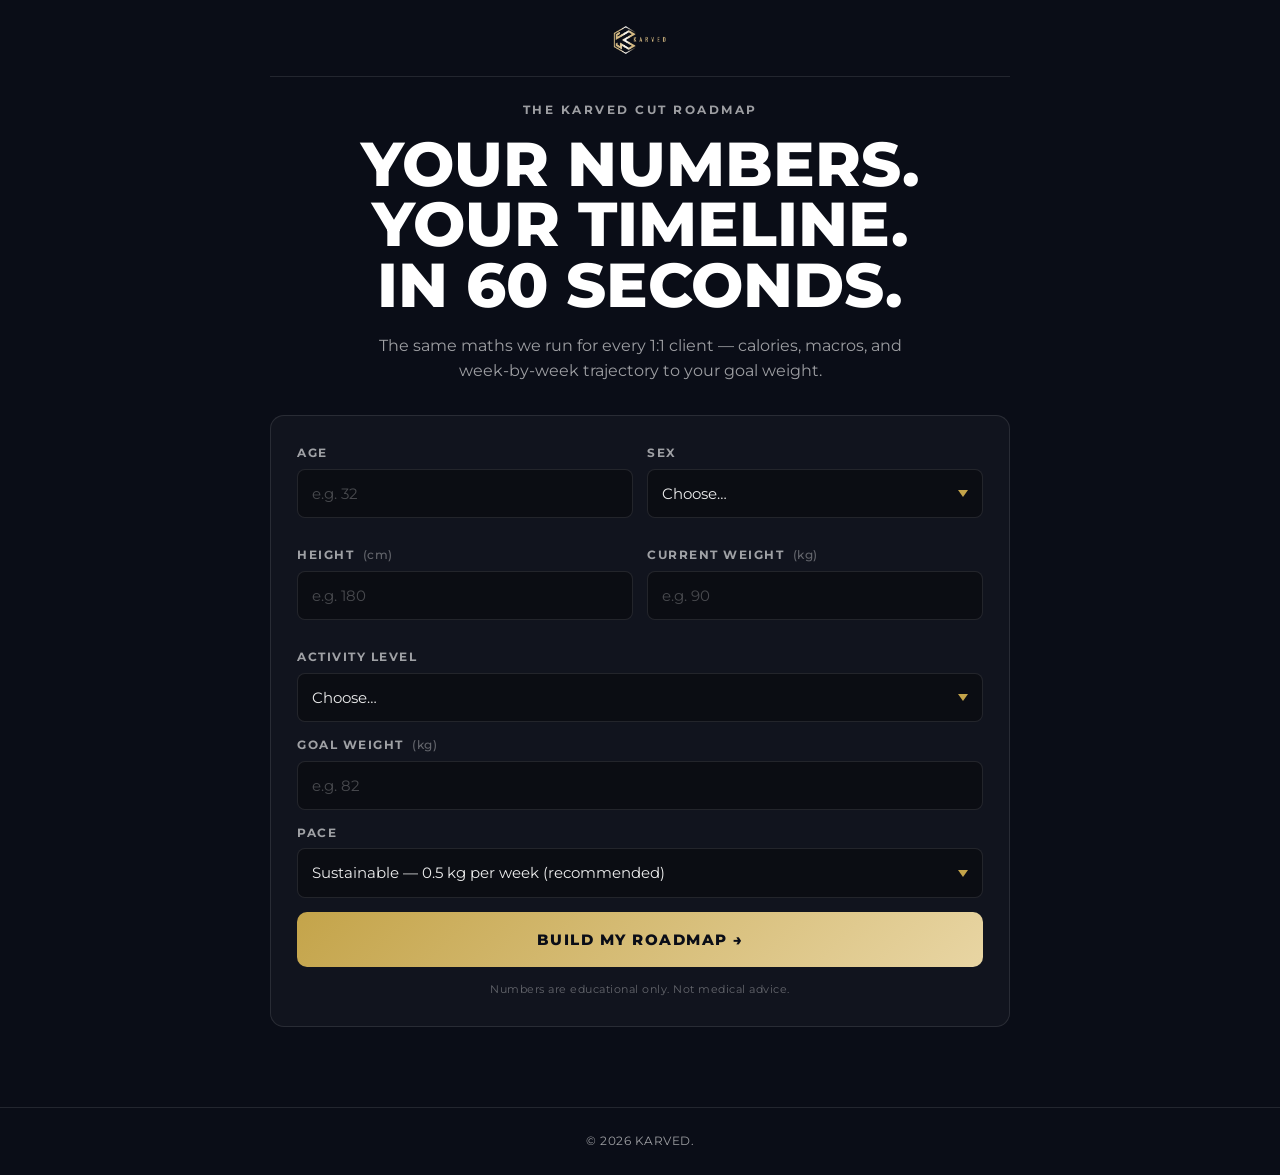
<file: roadmap.html>
<!DOCTYPE html>
<html lang="en">
<head>
<meta charset="UTF-8">
<meta name="viewport" content="width=device-width, initial-scale=1.0">
<title>KARVED | Cut Roadmap — Get Your Numbers</title>
<meta name="description" content="Free cut roadmap: personalised calories, macros, and timeline. Same framework we use with KARVED 1:1 clients.">
<link href="https://fonts.googleapis.com/css2?family=Montserrat:wght@400;500;600;700;800;900&display=swap" rel="stylesheet">
<link rel="stylesheet" href="roadmap.css">
</head>
<body>

<div class="wrap">

  <header class="top">
    <span class="logo"><img src="karved-wordmark.png" alt="KARVED"></span>
  </header>

  <!-- ============ INTRO ============ -->
  <section id="intro" class="hero">
    <div class="eyebrow">The KARVED Cut Roadmap</div>
    <h1>Your numbers.<br>Your timeline.<br>In 60 seconds.</h1>
    <p class="lead">The same maths we run for every 1:1 client — calories, macros, and week-by-week trajectory to your goal weight.</p>
  </section>

  <!-- ============ FORM ============ -->
  <section id="form-section" class="card">
    <form id="roadmap-form" novalidate>

      <div class="row">
        <div class="field">
          <label for="age">Age</label>
          <input type="number" id="age" name="age" min="16" max="90" placeholder="e.g. 32" required>
        </div>
        <div class="field">
          <label for="sex">Sex</label>
          <select id="sex" name="sex" required>
            <option value="">Choose…</option>
            <option value="male">Male</option>
            <option value="female">Female</option>
          </select>
        </div>
      </div>

      <div class="row">
        <div class="field">
          <label for="height">Height <span class="unit">(cm)</span></label>
          <input type="number" id="height" name="height" min="120" max="230" placeholder="e.g. 180" required>
        </div>
        <div class="field">
          <label for="weight">Current weight <span class="unit">(kg)</span></label>
          <input type="number" id="weight" name="weight" step="0.1" min="35" max="250" placeholder="e.g. 90" required>
        </div>
      </div>

      <div class="field">
        <label for="activity">Activity level</label>
        <select id="activity" name="activity" required>
          <option value="">Choose…</option>
          <option value="1.2">Sedentary — little to no exercise</option>
          <option value="1.375">Light — 1–3 sessions per week</option>
          <option value="1.55">Moderate — 3–5 sessions per week</option>
          <option value="1.725">Very active — 6–7 sessions per week</option>
          <option value="1.9">Extreme — hard exercise + physical job</option>
        </select>
      </div>

      <div class="field">
        <label for="goalWeight">Goal weight <span class="unit">(kg)</span></label>
        <input type="number" id="goalWeight" name="goalWeight" step="0.1" min="35" max="250" placeholder="e.g. 82" required>
      </div>

      <div class="field">
        <label for="pace">Pace</label>
        <select id="pace" name="pace" required>
          <option value="0.25">Gentle — 0.25 kg per week (sustainable, lifestyle-friendly)</option>
          <option value="0.5" selected>Sustainable — 0.5 kg per week (recommended)</option>
          <option value="1">Aggressive — 1.0 kg per week (short-term push)</option>
        </select>
      </div>

      <button type="submit" class="cta-btn">Build my roadmap →</button>

      <p class="disclaimer">Numbers are educational only. Not medical advice.</p>

    </form>
  </section>

  <!-- ============ RESULTS (hidden until submit) ============ -->
  <section id="results-section" class="hidden">

    <div class="results-header">
      <div class="eyebrow gold">Your KARVED Roadmap</div>
      <h2 id="results-headline">Cut to <span id="out-goal-weight">—</span> kg by <span id="out-finish-date">—</span></h2>
      <p class="lead">Here's what your body needs to hit the target — and what most guys get wrong from here.</p>
    </div>

    <!-- The 4 headline numbers -->
    <div class="stats-grid">
      <div class="stat">
        <div class="stat-label">BMR</div>
        <div class="stat-value"><span id="out-bmr">—</span></div>
        <div class="stat-unit">kcal / day at rest</div>
      </div>
      <div class="stat">
        <div class="stat-label">TDEE</div>
        <div class="stat-value"><span id="out-tdee">—</span></div>
        <div class="stat-unit">kcal / day maintenance</div>
      </div>
      <div class="stat stat-primary">
        <div class="stat-label">Target</div>
        <div class="stat-value"><span id="out-target">—</span></div>
        <div class="stat-unit">kcal / day to cut</div>
      </div>
      <div class="stat">
        <div class="stat-label">Deficit</div>
        <div class="stat-value">−<span id="out-deficit">—</span></div>
        <div class="stat-unit">kcal / day</div>
      </div>
    </div>

    <!-- Macros -->
    <div class="card card-tight">
      <div class="section-label">Daily Macros — KARVED High-Protein Cut</div>
      <div class="macros">
        <div class="macro macro-protein">
          <div class="macro-name">Protein</div>
          <div class="macro-grams"><span id="out-protein-g">—</span>g</div>
          <div class="macro-kcal"><span id="out-protein-kcal">—</span> kcal</div>
        </div>
        <div class="macro macro-fat">
          <div class="macro-name">Fat</div>
          <div class="macro-grams"><span id="out-fat-g">—</span>g</div>
          <div class="macro-kcal"><span id="out-fat-kcal">—</span> kcal</div>
        </div>
        <div class="macro macro-carbs">
          <div class="macro-name">Carbs</div>
          <div class="macro-grams"><span id="out-carbs-g">—</span>g</div>
          <div class="macro-kcal"><span id="out-carbs-kcal">—</span> kcal</div>
        </div>
      </div>
      <p class="macro-note">Protein set at 2.4 g/kg to protect muscle in a deficit. Fat at 0.5 g/kg for hormonal baseline. Carbs fuel training — everything else fills here.</p>
    </div>

    <!-- Trajectory chart -->
    <div class="card card-tight">
      <div class="section-label">Your Trajectory — <span id="out-weeks-label">—</span> weeks</div>
      <div id="chart-container"></div>
      <div class="chart-legend">
        <div><span class="dot dot-gold"></span> Weekly weight target</div>
      </div>
    </div>

    <!-- Milestones -->
    <div class="card card-tight">
      <div class="section-label">4 Checkpoints</div>
      <div id="milestones" class="milestones"></div>
    </div>

    <!-- ============ THE REVEAL ============ -->
    <div class="reveal">
      <div class="reveal-eyebrow">The Implementation Gap</div>
      <h3>You've got the numbers.<br>Here's what they don't tell you.</h3>
      <p class="reveal-lead">Every guy who's ever cut has had a calculator. What separates the guys who actually get lean from the ones who quit at week four isn't the maths — it's the implementation:</p>
      <ul class="reveal-list">
        <li>What to do when the scale doesn't move for 10 days straight.</li>
        <li>How to train hard enough to <em>keep</em> your muscle while the calories drop.</li>
        <li>How to hit protein on the road, at a work dinner, or after a huge day.</li>
        <li>When to refeed, when to push through, and when to reverse out.</li>
        <li>How to survive Friday night without blowing the whole week.</li>
        <li>How to stay dialled at week 8 when motivation is gone.</li>
      </ul>
      <p class="reveal-close"><strong>This is where 90% of guys quit.</strong> Not because the maths was wrong — because they never had someone in their corner to actually execute it.</p>
      <p class="reveal-close">That's what we do at KARVED. Same framework, same standard, applied to your body, your job, your life.</p>
      <div class="cta-message">
        <div class="cta-message-label">Want 1:1 support?</div>
        <div class="cta-message-body">Message <strong>@lingylifts</strong> on Instagram and we'll map your comeback together.</div>
      </div>
    </div>

    <button id="reset-btn" class="cta-secondary">← Recalculate</button>

  </section>

</div>

<footer>
  <p>&copy; 2026 KARVED.</p>
</footer>

<script src="roadmap.js" defer></script>
</body>
</html>
</file>
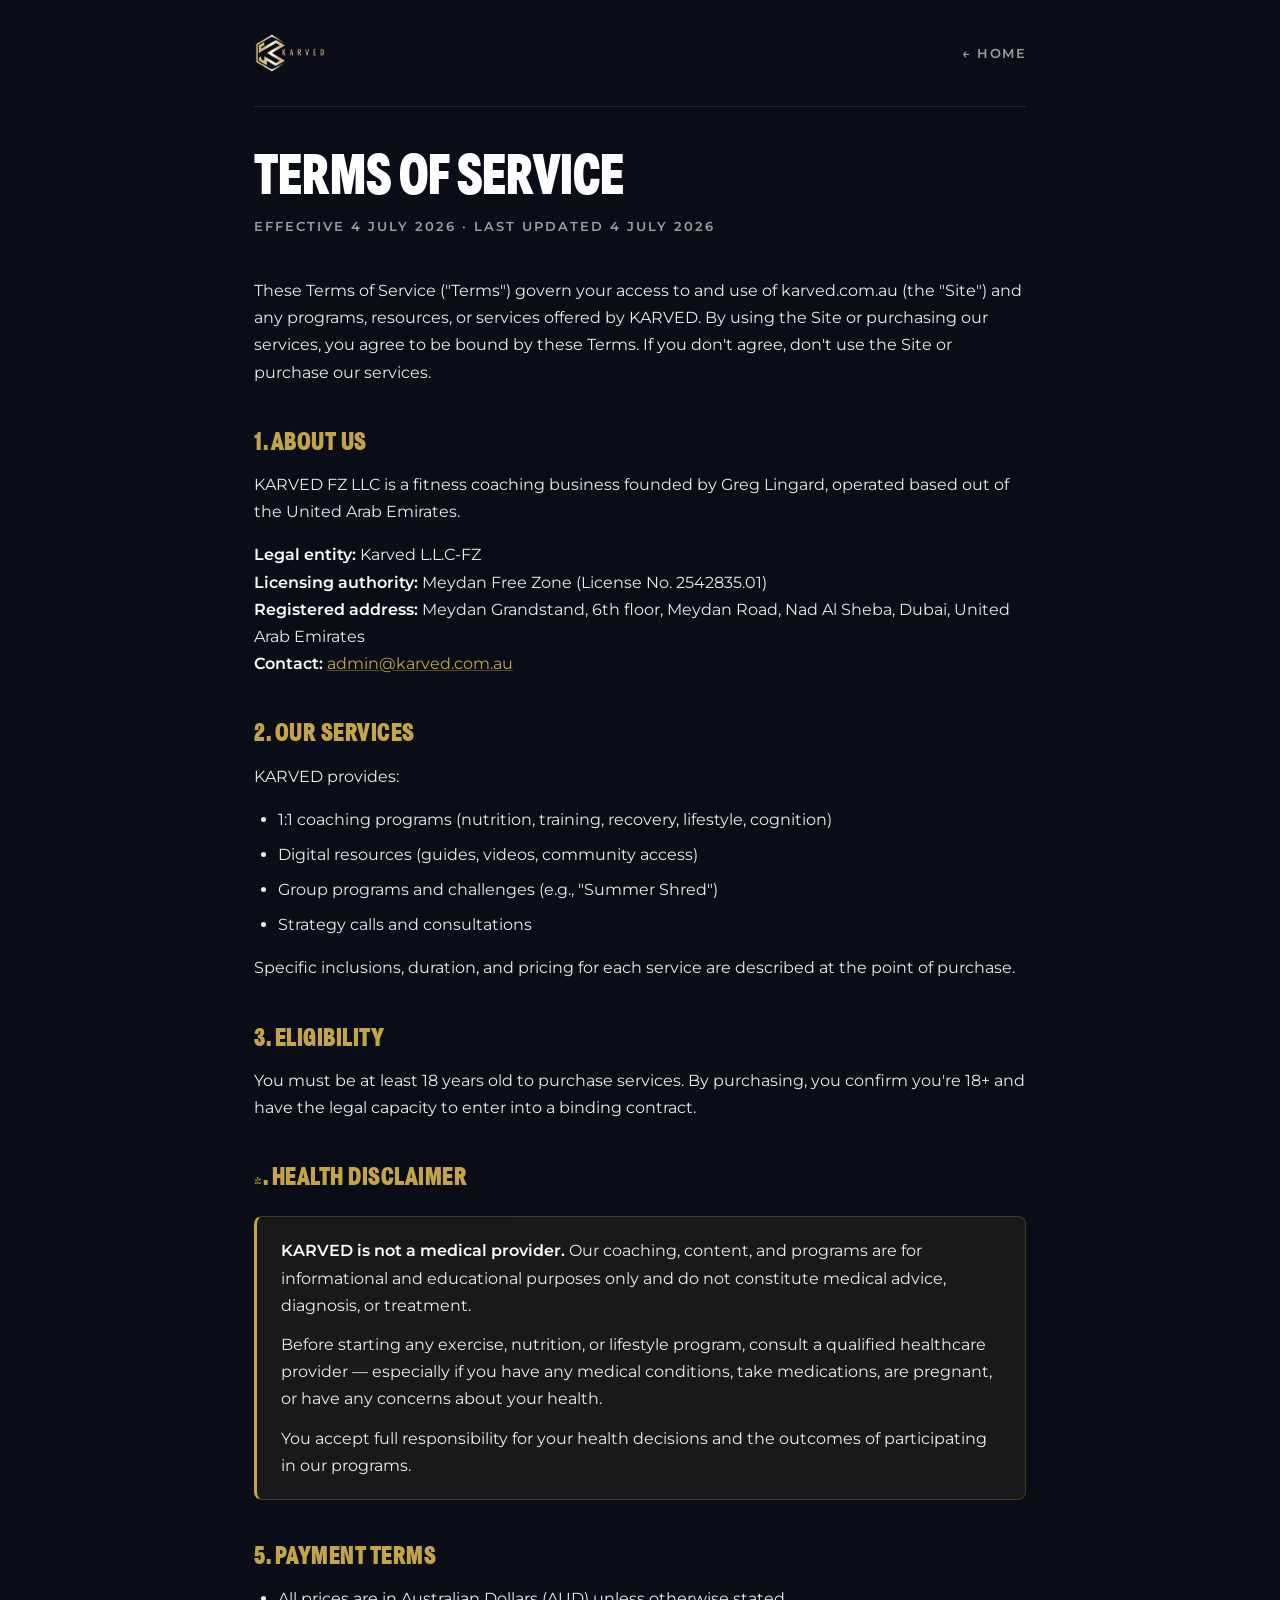
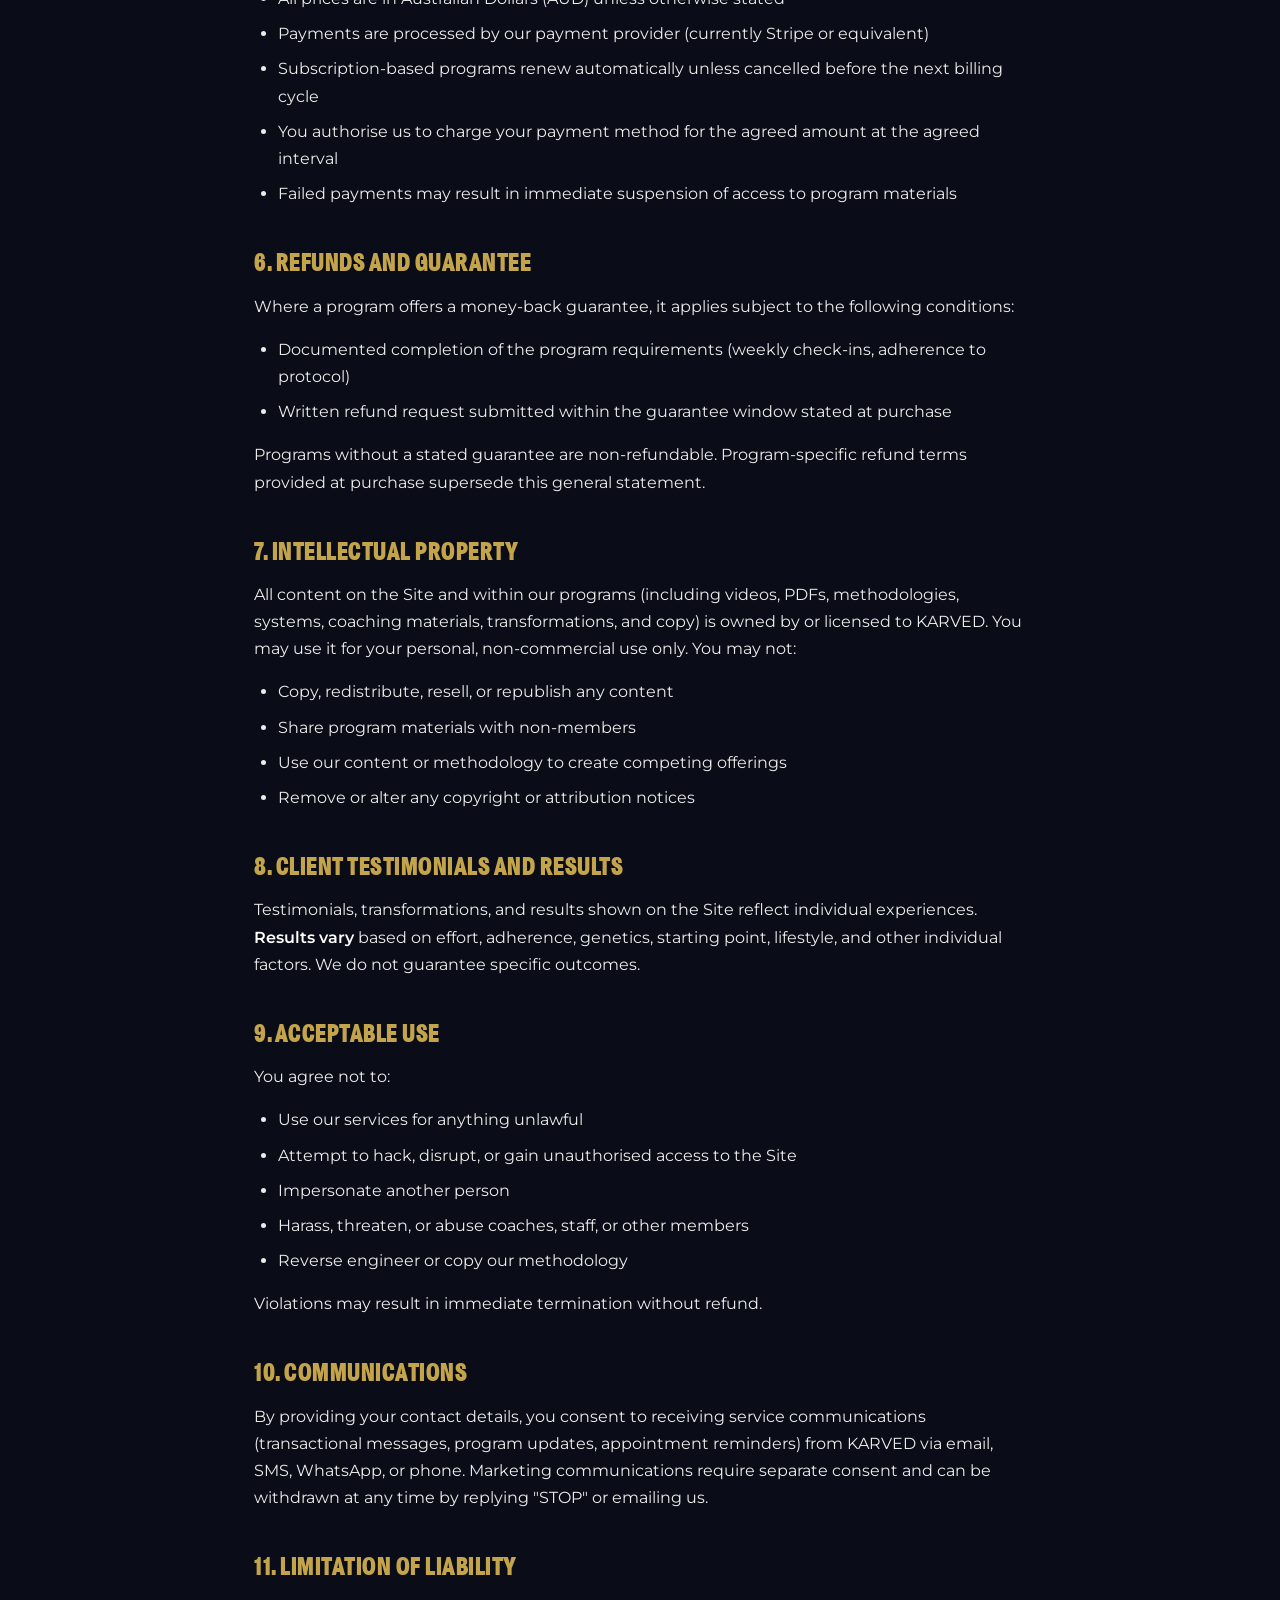
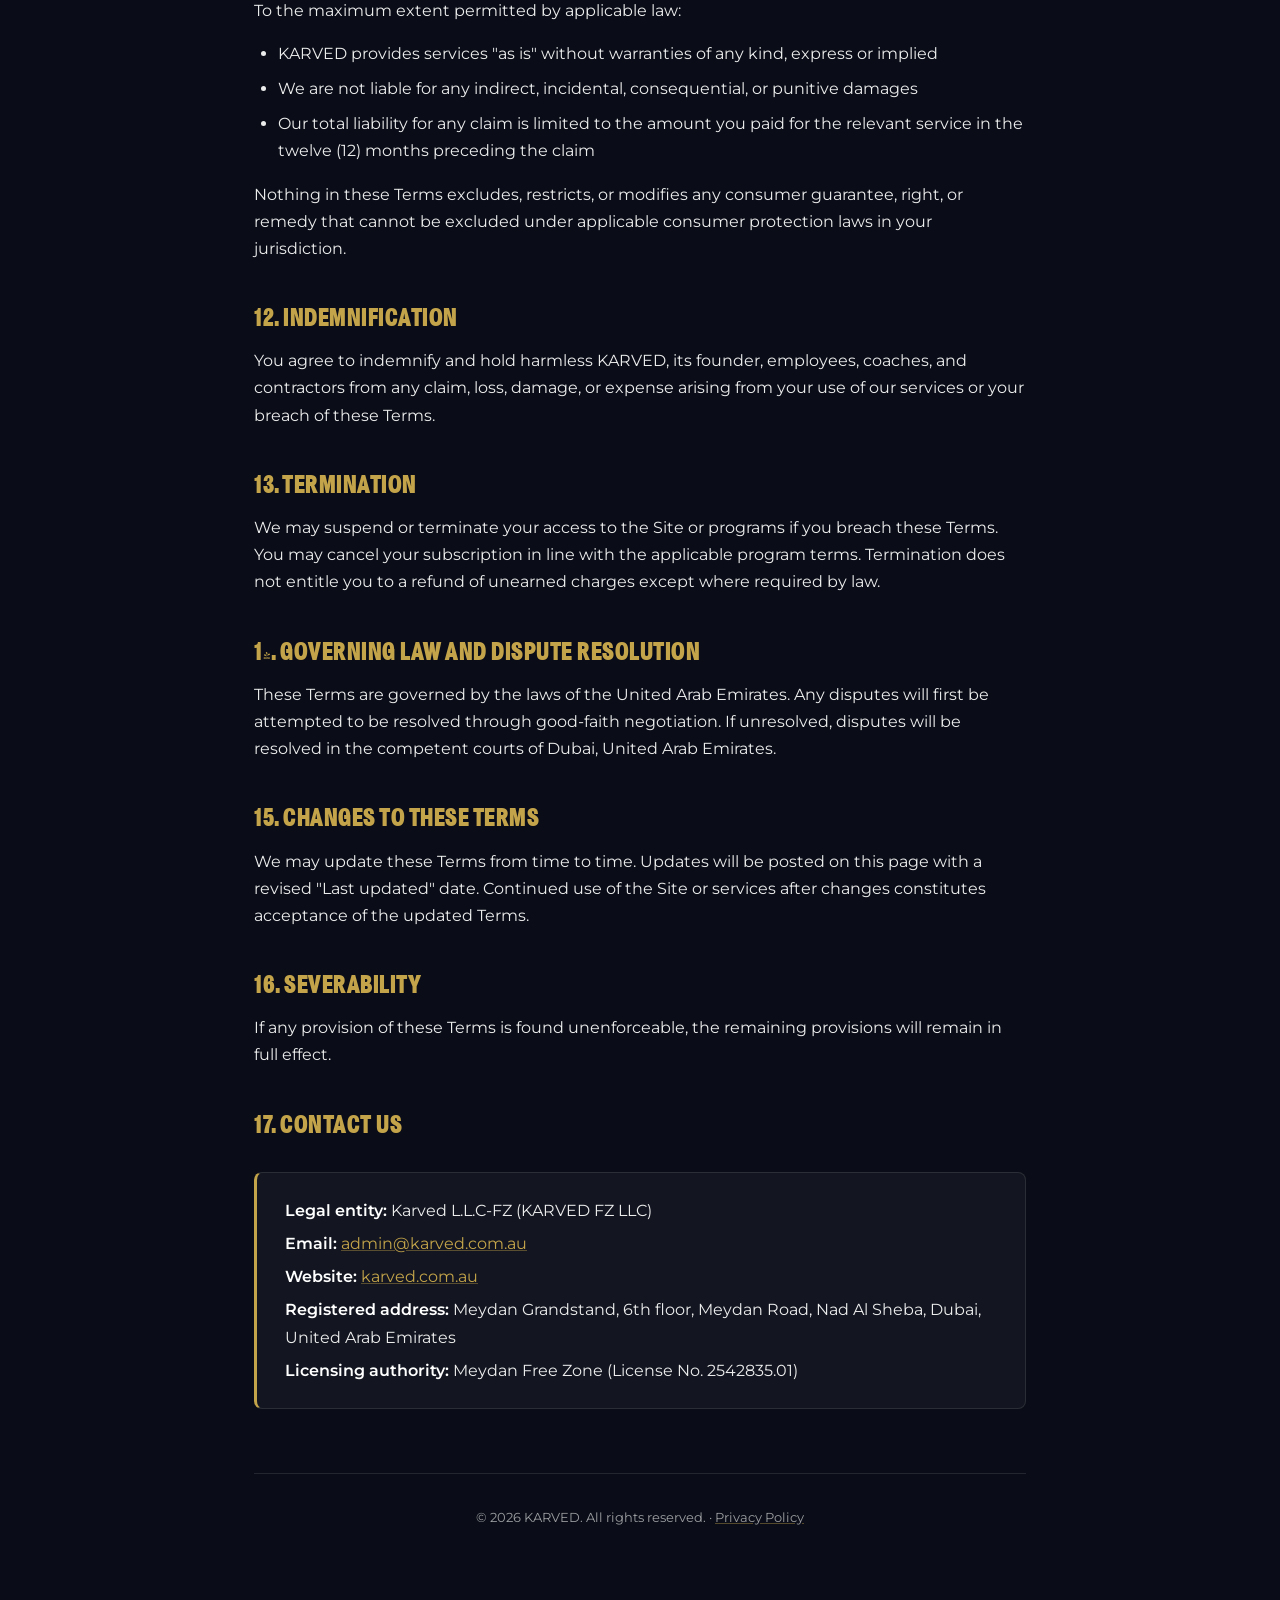
<file: terms.html>
<!DOCTYPE html>
<html lang="en">
<head>
<meta charset="UTF-8">
<meta name="viewport" content="width=device-width, initial-scale=1.0">
<title>Terms of Service — KARVED</title>
<meta name="description" content="Terms of Service for KARVED coaching programs and karved.com.au.">
<link href="https://fonts.googleapis.com/css2?family=Montserrat:wght@400;500;600;700&display=swap" rel="stylesheet">
<style>
@font-face {
  font-family: 'Astrid Grotesk';
  src: url('astrid-grotesk-hv-cn.ttf') format('truetype');
  font-weight: normal; font-style: normal; font-display: swap;
}
:root {
  --bg: #0A0D17;
  --gold: #C4A44A;
  --gold-light: #E8D5A3;
  --text-light: rgba(255,255,255,0.92);
  --text-mid: rgba(255,255,255,0.60);
  --border: rgba(255,255,255,0.10);
}
* { margin: 0; padding: 0; box-sizing: border-box; }
body {
  font-family: 'Montserrat', 'Helvetica Neue', Arial, sans-serif;
  background: var(--bg);
  color: var(--text-light);
  -webkit-font-smoothing: antialiased;
  line-height: 1.7;
  min-height: 100vh;
  font-size: 16px;
}
.wrap { max-width: 820px; margin: 0 auto; padding: 32px 24px 96px; }
.top {
  display: flex; align-items: center; justify-content: space-between;
  padding-bottom: 32px; margin-bottom: 40px;
  border-bottom: 1px solid var(--border);
}
.top a.logo { display: inline-block; }
.top a.logo img { height: 42px; width: auto; display: block; }
.top a.home {
  color: var(--text-mid); text-decoration: none;
  font-size: 13px; letter-spacing: 1.5px;
  text-transform: uppercase; font-weight: 600;
  transition: color 0.2s ease;
}
.top a.home:hover { color: var(--gold); }

h1 {
  font-family: 'Astrid Grotesk', 'Helvetica Neue', Arial, sans-serif;
  font-weight: normal;
  font-size: clamp(36px, 6vw, 56px);
  line-height: 1;
  letter-spacing: 0;
  text-transform: uppercase;
  color: #FFFFFF;
  margin-bottom: 12px;
}
.meta {
  color: var(--text-mid);
  font-size: 13px; letter-spacing: 2px;
  text-transform: uppercase; font-weight: 600;
  margin-bottom: 40px;
}

h2 {
  font-family: 'Astrid Grotesk', 'Helvetica Neue', Arial, sans-serif;
  font-weight: normal;
  font-size: clamp(20px, 3vw, 26px);
  line-height: 1.2;
  letter-spacing: 0.5px;
  text-transform: uppercase;
  color: var(--gold);
  margin-top: 40px;
  margin-bottom: 14px;
}

h3 {
  font-family: 'Montserrat', 'Helvetica Neue', Arial, sans-serif;
  font-weight: 700;
  font-size: 17px;
  color: #FFFFFF;
  margin-top: 24px;
  margin-bottom: 10px;
}

p {
  margin-bottom: 16px;
  color: var(--text-light);
}

ul, ol {
  margin-bottom: 16px;
  padding-left: 24px;
}

li {
  margin-bottom: 8px;
  color: var(--text-light);
}

strong { color: #FFFFFF; font-weight: 600; }

a { color: var(--gold); text-decoration: underline; text-decoration-color: rgba(196,164,74,0.4); }
a:hover { text-decoration-color: var(--gold); }

.disclaimer-card {
  margin: 24px 0;
  padding: 20px 24px;
  background: rgba(196,164,74,0.08);
  border: 1px solid rgba(196,164,74,0.25);
  border-left: 3px solid var(--gold);
  border-radius: 8px;
}
.disclaimer-card p { margin-bottom: 12px; }
.disclaimer-card p:last-child { margin-bottom: 0; }

.contact-card {
  margin-top: 32px;
  padding: 24px 28px;
  background: rgba(255,255,255,0.04);
  border: 1px solid var(--border);
  border-left: 3px solid var(--gold);
  border-radius: 8px;
}
.contact-card p { margin-bottom: 6px; }
.contact-card p:last-child { margin-bottom: 0; }

footer {
  margin-top: 64px;
  padding-top: 32px;
  border-top: 1px solid var(--border);
  font-size: 13px;
  color: var(--text-mid);
  text-align: center;
}
footer a { color: var(--text-mid); }
</style>
</head>
<body>

<div class="wrap">

  <div class="top">
    <a href="/" class="logo"><img src="karved-wordmark.png" alt="KARVED"></a>
    <a href="/" class="home">← Home</a>
  </div>

  <h1>Terms of Service</h1>
  <div class="meta">Effective 4 July 2026 · Last updated 4 July 2026</div>

  <p>These Terms of Service ("Terms") govern your access to and use of karved.com.au (the "Site") and any programs, resources, or services offered by KARVED. By using the Site or purchasing our services, you agree to be bound by these Terms. If you don't agree, don't use the Site or purchase our services.</p>

  <h2>1. About us</h2>
  <p>KARVED FZ LLC is a fitness coaching business founded by Greg Lingard, operated based out of the United Arab Emirates.</p>
  <p><strong>Legal entity:</strong> Karved L.L.C-FZ<br>
  <strong>Licensing authority:</strong> Meydan Free Zone (License No. 2542835.01)<br>
  <strong>Registered address:</strong> Meydan Grandstand, 6th floor, Meydan Road, Nad Al Sheba, Dubai, United Arab Emirates<br>
  <strong>Contact:</strong> <a href="mailto:admin@karved.com.au">admin@karved.com.au</a></p>

  <h2>2. Our services</h2>
  <p>KARVED provides:</p>
  <ul>
    <li>1:1 coaching programs (nutrition, training, recovery, lifestyle, cognition)</li>
    <li>Digital resources (guides, videos, community access)</li>
    <li>Group programs and challenges (e.g., "Summer Shred")</li>
    <li>Strategy calls and consultations</li>
  </ul>
  <p>Specific inclusions, duration, and pricing for each service are described at the point of purchase.</p>

  <h2>3. Eligibility</h2>
  <p>You must be at least 18 years old to purchase services. By purchasing, you confirm you're 18+ and have the legal capacity to enter into a binding contract.</p>

  <h2>4. Health disclaimer</h2>
  <div class="disclaimer-card">
    <p><strong>KARVED is not a medical provider.</strong> Our coaching, content, and programs are for informational and educational purposes only and do not constitute medical advice, diagnosis, or treatment.</p>
    <p>Before starting any exercise, nutrition, or lifestyle program, consult a qualified healthcare provider — especially if you have any medical conditions, take medications, are pregnant, or have any concerns about your health.</p>
    <p>You accept full responsibility for your health decisions and the outcomes of participating in our programs.</p>
  </div>

  <h2>5. Payment terms</h2>
  <ul>
    <li>All prices are in Australian Dollars (AUD) unless otherwise stated</li>
    <li>Payments are processed by our payment provider (currently Stripe or equivalent)</li>
    <li>Subscription-based programs renew automatically unless cancelled before the next billing cycle</li>
    <li>You authorise us to charge your payment method for the agreed amount at the agreed interval</li>
    <li>Failed payments may result in immediate suspension of access to program materials</li>
  </ul>

  <h2>6. Refunds and guarantee</h2>
  <p>Where a program offers a money-back guarantee, it applies subject to the following conditions:</p>
  <ul>
    <li>Documented completion of the program requirements (weekly check-ins, adherence to protocol)</li>
    <li>Written refund request submitted within the guarantee window stated at purchase</li>
  </ul>
  <p>Programs without a stated guarantee are non-refundable. Program-specific refund terms provided at purchase supersede this general statement.</p>

  <h2>7. Intellectual property</h2>
  <p>All content on the Site and within our programs (including videos, PDFs, methodologies, systems, coaching materials, transformations, and copy) is owned by or licensed to KARVED. You may use it for your personal, non-commercial use only. You may not:</p>
  <ul>
    <li>Copy, redistribute, resell, or republish any content</li>
    <li>Share program materials with non-members</li>
    <li>Use our content or methodology to create competing offerings</li>
    <li>Remove or alter any copyright or attribution notices</li>
  </ul>

  <h2>8. Client testimonials and results</h2>
  <p>Testimonials, transformations, and results shown on the Site reflect individual experiences. <strong>Results vary</strong> based on effort, adherence, genetics, starting point, lifestyle, and other individual factors. We do not guarantee specific outcomes.</p>

  <h2>9. Acceptable use</h2>
  <p>You agree not to:</p>
  <ul>
    <li>Use our services for anything unlawful</li>
    <li>Attempt to hack, disrupt, or gain unauthorised access to the Site</li>
    <li>Impersonate another person</li>
    <li>Harass, threaten, or abuse coaches, staff, or other members</li>
    <li>Reverse engineer or copy our methodology</li>
  </ul>
  <p>Violations may result in immediate termination without refund.</p>

  <h2>10. Communications</h2>
  <p>By providing your contact details, you consent to receiving service communications (transactional messages, program updates, appointment reminders) from KARVED via email, SMS, WhatsApp, or phone. Marketing communications require separate consent and can be withdrawn at any time by replying "STOP" or emailing us.</p>

  <h2>11. Limitation of liability</h2>
  <p>To the maximum extent permitted by applicable law:</p>
  <ul>
    <li>KARVED provides services "as is" without warranties of any kind, express or implied</li>
    <li>We are not liable for any indirect, incidental, consequential, or punitive damages</li>
    <li>Our total liability for any claim is limited to the amount you paid for the relevant service in the twelve (12) months preceding the claim</li>
  </ul>
  <p>Nothing in these Terms excludes, restricts, or modifies any consumer guarantee, right, or remedy that cannot be excluded under applicable consumer protection laws in your jurisdiction.</p>

  <h2>12. Indemnification</h2>
  <p>You agree to indemnify and hold harmless KARVED, its founder, employees, coaches, and contractors from any claim, loss, damage, or expense arising from your use of our services or your breach of these Terms.</p>

  <h2>13. Termination</h2>
  <p>We may suspend or terminate your access to the Site or programs if you breach these Terms. You may cancel your subscription in line with the applicable program terms. Termination does not entitle you to a refund of unearned charges except where required by law.</p>

  <h2>14. Governing law and dispute resolution</h2>
  <p>These Terms are governed by the laws of the United Arab Emirates. Any disputes will first be attempted to be resolved through good-faith negotiation. If unresolved, disputes will be resolved in the competent courts of Dubai, United Arab Emirates.</p>

  <h2>15. Changes to these Terms</h2>
  <p>We may update these Terms from time to time. Updates will be posted on this page with a revised "Last updated" date. Continued use of the Site or services after changes constitutes acceptance of the updated Terms.</p>

  <h2>16. Severability</h2>
  <p>If any provision of these Terms is found unenforceable, the remaining provisions will remain in full effect.</p>

  <h2>17. Contact us</h2>
  <div class="contact-card">
    <p><strong>Legal entity:</strong> Karved L.L.C-FZ (KARVED FZ LLC)</p>
    <p><strong>Email:</strong> <a href="mailto:admin@karved.com.au">admin@karved.com.au</a></p>
    <p><strong>Website:</strong> <a href="https://karved.com.au">karved.com.au</a></p>
    <p><strong>Registered address:</strong> Meydan Grandstand, 6th floor, Meydan Road, Nad Al Sheba, Dubai, United Arab Emirates</p>
    <p><strong>Licensing authority:</strong> Meydan Free Zone (License No. 2542835.01)</p>
  </div>

  <footer>
    &copy; 2026 KARVED. All rights reserved. · <a href="/privacy">Privacy Policy</a>
  </footer>

</div>

</body>
</html>
</file>
<file: pmpi-quiz.css>
/* ============================================================
   PMPI Performance Quiz - reusable popup component
   Drop into any page with: <link rel="stylesheet" href="pmpi-quiz.css">
   Brand vars + button styles are scoped to .pmpi-modal so they
   never collide with the host page's own CSS.
   ============================================================ */
@import url('https://fonts.googleapis.com/css2?family=Montserrat:wght@400;500;600;700&display=swap');
@font-face {
  font-family: 'Norwester';
  src: url('https://cdn.jsdelivr.net/gh/AugustRush/font@master/Norwester-Regular.otf') format('opentype');
  font-weight: normal; font-style: normal; font-display: swap;
}

.pmpi-modal {
  /* scoped brand tokens (the quiz card is always light, regardless of page theme) */
  --cream: #FAF7F4;
  --gold: #C4A44A;
  --gold-light: #E8D5A3;
  --navy: #0D1129;
  --text-dark: #1A1A1A;
  --text-body: #444444;
  --grey-mid: #888888;
  --border-subtle: rgba(0,0,0,0.06);

  position: fixed; inset: 0;
  z-index: 5000;
  display: none;
  align-items: center; justify-content: center;
  padding: 20px;
  opacity: 0;
  transition: opacity 0.3s ease;
  font-family: 'Montserrat', sans-serif;
}
.pmpi-modal.open { display: flex; opacity: 1; }
.pmpi-backdrop {
  position: absolute; inset: 0;
  background: rgba(0,0,0,0.75);
  -webkit-backdrop-filter: blur(6px); backdrop-filter: blur(6px);
}

/* Scoped buttons used inside the modal */
.pmpi-modal .btn {
  display: inline-flex; align-items: center; justify-content: center;
  padding: 16px 40px; font-family: 'Montserrat', sans-serif;
  font-weight: 600; font-size: 14px; text-transform: uppercase;
  letter-spacing: 1.5px; text-decoration: none; border: none; cursor: pointer;
  transition: all 0.3s ease; border-radius: 40px;
}
.pmpi-modal .btn-gold { background: linear-gradient(135deg, #C4A44A, #E8D5A3); color: var(--navy); }
.pmpi-modal .btn-gold:hover { background: linear-gradient(135deg, #E8D5A3, #C4A44A); transform: translateY(-2px); box-shadow: 0 8px 30px rgba(196,164,74,0.3); }
.pmpi-modal .btn-arrow::after { content: ' \2192'; margin-left: 8px; }

.pmpi-card {
  position: relative;
  background: var(--cream);
  width: 100%; max-width: 560px;
  max-height: 92vh; overflow-y: auto;
  border-radius: 16px;
  padding: 44px 36px 36px;
  box-shadow: 0 30px 80px rgba(0,0,0,0.5);
  border: 1px solid rgba(196,164,74,0.25);
}
.pmpi-close {
  position: absolute; top: 14px; right: 14px;
  background: rgba(0,0,0,0.06); border: none;
  width: 34px; height: 34px; border-radius: 50%;
  font-size: 22px; cursor: pointer;
  color: var(--text-body); line-height: 1; padding: 0;
  transition: background 0.2s; z-index: 2;
}
.pmpi-close:hover { background: rgba(0,0,0,0.12); }
.pmpi-screen { display: none; text-align: center; }
.pmpi-screen.active { display: block; }
.pmpi-mark { width: 80px; height: 80px; margin: 0 auto 20px; }
.pmpi-mark svg, .pmpi-mark img { width: 100%; height: 100%; display: block; object-fit: contain; }
.pmpi-eyebrow {
  font-family: 'Montserrat', sans-serif; font-weight: 600;
  font-size: 11px; letter-spacing: 2.5px;
  text-transform: uppercase;
  color: var(--gold); margin-bottom: 14px;
}
.pmpi-title {
  font-family: 'Norwester', sans-serif;
  font-size: clamp(26px, 4vw, 32px); line-height: 1.1;
  color: var(--text-dark); text-transform: uppercase;
  margin-bottom: 16px; letter-spacing: 0.5px;
}
.pmpi-lead {
  font-size: 15px; line-height: 1.65;
  color: var(--text-body);
  max-width: 420px; margin: 0 auto 28px;
}
.pmpi-dismiss {
  display: block; margin: 16px auto 0;
  background: none; border: none;
  font-size: 13px; color: var(--grey-mid);
  cursor: pointer; text-decoration: underline;
  font-family: inherit;
}
.pmpi-progress {
  width: 100%; height: 4px;
  background: rgba(0,0,0,0.06);
  border-radius: 2px; margin-bottom: 14px; overflow: hidden;
}
.pmpi-progress-bar {
  height: 100%;
  background: linear-gradient(90deg, #C4A44A, #E8D5A3);
  width: 16.67%;
  transition: width 0.3s ease;
}
.pmpi-step-label {
  font-size: 11px; letter-spacing: 2px;
  text-transform: uppercase;
  color: var(--grey-mid); margin-bottom: 4px;
}
.pmpi-pillar {
  font-family: 'Montserrat', sans-serif; font-weight: 600;
  font-size: 12px; letter-spacing: 2px;
  text-transform: uppercase;
  color: var(--gold); margin-bottom: 14px;
}
.pmpi-question {
  font-family: 'Norwester', sans-serif;
  font-size: 22px; line-height: 1.2;
  color: var(--text-dark); text-transform: uppercase;
  margin-bottom: 22px;
}
.pmpi-options {
  display: flex; flex-direction: column; gap: 8px;
  margin-bottom: 28px; text-align: left;
}
.pmpi-option {
  background: #FFFFFF;
  border: 1px solid var(--border-subtle);
  border-radius: 10px;
  padding: 14px 18px;
  cursor: pointer;
  font-size: 14.5px; color: var(--text-body);
  transition: all 0.18s ease;
  display: flex; align-items: center; gap: 12px;
  font-family: inherit; text-align: left; width: 100%;
}
.pmpi-option:hover { border-color: var(--gold); background: #FFFCF6; }
.pmpi-option.selected {
  border-color: var(--gold);
  background: rgba(196,164,74,0.08);
  font-weight: 600; color: var(--text-dark);
}
.pmpi-option-radio {
  width: 18px; height: 18px;
  border: 2px solid var(--grey-mid);
  border-radius: 50%;
  flex-shrink: 0; position: relative;
  transition: border-color 0.18s;
}
.pmpi-option.selected .pmpi-option-radio { border-color: var(--gold); }
.pmpi-option.selected .pmpi-option-radio::after {
  content: ''; position: absolute;
  inset: 2px; border-radius: 50%;
  background: var(--gold);
}
.pmpi-actions {
  display: flex; justify-content: space-between; align-items: center; gap: 12px;
}
.pmpi-back {
  background: none; border: none;
  font-size: 14px; color: var(--grey-mid);
  cursor: pointer; padding: 12px 8px; font-family: inherit;
}
.pmpi-back:hover { color: var(--text-dark); }
.pmpi-actions .btn { padding: 13px 28px; font-size: 13px; }
.pmpi-actions .btn:disabled { opacity: 0.4; cursor: not-allowed; transform: none !important; box-shadow: none !important; }
.pmpi-score {
  font-family: 'Norwester', sans-serif;
  font-size: 96px; line-height: 1;
  background: linear-gradient(135deg, #C4A44A, #E8D5A3);
  -webkit-background-clip: text; -webkit-text-fill-color: transparent;
  background-clip: text;
  margin-top: 8px;
}
.pmpi-score-label {
  font-size: 12px; letter-spacing: 2px;
  text-transform: uppercase;
  color: var(--grey-mid); margin-bottom: 14px;
}
.pmpi-tier {
  font-family: 'Norwester', sans-serif;
  font-size: 26px; letter-spacing: 1px;
  text-transform: uppercase; color: var(--text-dark);
  margin-bottom: 8px;
}
.pmpi-tier-desc {
  font-size: 14px; line-height: 1.6;
  color: var(--text-body); max-width: 420px;
  margin: 0 auto 22px;
}
.pmpi-divider {
  width: 60px; height: 2px;
  background: var(--gold-light);
  margin: 0 auto 18px;
}
.pmpi-compare {
  background: rgba(196,164,74,0.08);
  border: 1px solid rgba(196,164,74,0.25);
  border-left: 3px solid var(--gold);
  padding: 14px 18px;
  margin: 0 auto 22px;
  max-width: 460px;
  font-size: 14px; line-height: 1.55;
  color: var(--text-body);
  border-radius: 8px;
  text-align: left;
}
.pmpi-compare strong { color: var(--text-dark); font-weight: 600; }
.pmpi-weakest-label {
  font-size: 11px; letter-spacing: 2px;
  text-transform: uppercase; color: var(--grey-mid);
  margin-bottom: 4px;
}
.pmpi-weakest {
  font-family: 'Norwester', sans-serif;
  font-size: 22px; text-transform: uppercase;
  color: var(--gold); margin-bottom: 24px;
}
.pmpi-form {
  background: #FFFFFF;
  border: 1px solid var(--border-subtle);
  border-radius: 12px;
  padding: 22px 22px 18px;
  text-align: left;
}
.pmpi-form-intro {
  font-size: 14px; color: var(--text-body);
  margin-bottom: 14px; text-align: center;
  line-height: 1.5;
}
.pmpi-form input {
  width: 100%; padding: 12px 14px;
  border: 1px solid var(--border-subtle);
  border-radius: 8px;
  font-size: 15px; font-family: inherit;
  margin-bottom: 10px;
  background: var(--cream);
}
.pmpi-form input:focus {
  outline: none; border-color: var(--gold);
  background: #FFFFFF;
}
.pmpi-form .btn { width: 100%; margin-top: 6px; padding: 14px 20px; }
.pmpi-form-note {
  font-size: 12px; color: var(--grey-mid);
  margin-top: 10px; text-align: center;
}
.pmpi-check {
  width: 64px; height: 64px;
  border-radius: 50%;
  background: linear-gradient(135deg, #C4A44A, #E8D5A3);
  color: #FFFFFF;
  font-size: 32px; line-height: 64px;
  margin: 0 auto 18px;
  font-weight: 700;
}
@media (max-width: 600px) {
  .pmpi-card { padding: 38px 20px 26px; max-height: 95vh; border-radius: 12px; }
  .pmpi-title { font-size: 24px; }
  .pmpi-question { font-size: 20px; }
  .pmpi-score { font-size: 80px; }
}
</file>
<file: roadmap.css>
/* ============================================================
   KARVED Cut Roadmap — styles
   Extends the KARVED brand system (navy + gold, Montserrat)
   ============================================================ */
:root {
  --bg: #0A0D17;
  --card: #0D1129;
  --gold: #C4A44A;
  --gold-light: #E8D5A3;
  --text-light: rgba(255,255,255,0.92);
  --text-mid: rgba(255,255,255,0.60);
  --border: rgba(255,255,255,0.10);
}
* { margin: 0; padding: 0; box-sizing: border-box; }
html, body { min-height: 100%; }
body {
  font-family: 'Montserrat', 'Helvetica Neue', Arial, sans-serif;
  background: var(--bg);
  color: var(--text-light);
  -webkit-font-smoothing: antialiased;
  line-height: 1.55;
  font-size: 16px;
}
.hidden { display: none !important; }

.wrap { max-width: 780px; margin: 0 auto; padding: 24px 20px 60px; }

/* ============ TOP BAR ============ */
.top {
  display: flex; align-items: center; justify-content: center;
  padding-bottom: 20px; margin-bottom: 24px;
  border-bottom: 1px solid var(--border);
}
.top .logo { display: inline-block; line-height: 0; }
.top .logo img {
  height: 32px; width: auto;
  max-width: 60vw;
  display: block;
}
@media (max-width: 640px) {
  .top .logo img { height: 26px; }
}

/* ============ HERO ============ */
.hero { text-align: center; margin-bottom: 32px; }
.eyebrow {
  color: var(--text-mid);
  font-size: 12px; letter-spacing: 2.5px;
  text-transform: uppercase; font-weight: 700;
  margin-bottom: 14px;
}
.eyebrow.gold { color: var(--gold); }
h1 {
  font-family: 'Montserrat', 'Helvetica Neue', Arial, sans-serif;
  font-weight: 800;
  font-size: clamp(38px, 7vw, 62px);
  line-height: 0.98;
  letter-spacing: 0;
  text-transform: uppercase;
  color: #FFFFFF;
  margin-bottom: 18px;
}
.lead {
  color: var(--text-mid);
  font-size: 16px;
  max-width: 560px;
  margin: 0 auto;
}

/* ============ CARDS ============ */
.card {
  background: rgba(255,255,255,0.03);
  border: 1px solid var(--border);
  border-radius: 14px;
  padding: 28px 26px;
  margin-bottom: 20px;
}
.card-tight { padding: 22px 22px; }
.section-label {
  color: var(--gold);
  font-size: 11px;
  letter-spacing: 2.5px;
  text-transform: uppercase;
  font-weight: 700;
  margin-bottom: 16px;
}

/* ============ FORM ============ */
.row {
  display: grid;
  grid-template-columns: 1fr 1fr;
  gap: 14px;
  margin-bottom: 14px;
}
.field { margin-bottom: 14px; }
.field label {
  display: block;
  font-size: 12px;
  letter-spacing: 1.5px;
  text-transform: uppercase;
  color: var(--text-mid);
  font-weight: 700;
  margin-bottom: 6px;
}
.field .unit {
  color: rgba(255,255,255,0.35);
  font-weight: 500;
  text-transform: none;
  letter-spacing: 0.5px;
  margin-left: 4px;
}
.field input, .field select {
  width: 100%;
  background: rgba(0,0,0,0.35);
  border: 1px solid var(--border);
  border-radius: 8px;
  padding: 12px 14px;
  font: inherit;
  color: var(--text-light);
  font-size: 15px;
  transition: border-color 0.15s ease;
}
.field input:focus, .field select:focus {
  outline: none;
  border-color: var(--gold);
}
.field input::placeholder { color: rgba(255,255,255,0.25); }
.field select {
  appearance: none;
  background-image: url("data:image/svg+xml;utf8,<svg xmlns='http://www.w3.org/2000/svg' viewBox='0 0 12 8' fill='%23C4A44A'><path d='M6 8L0 0h12z'/></svg>");
  background-repeat: no-repeat;
  background-position: right 14px center;
  background-size: 10px;
  padding-right: 36px;
}
.field select option {
  background: var(--card);
  color: var(--text-light);
}

/* ============ CTAs ============ */
.cta-btn {
  display: block;
  width: 100%;
  background: linear-gradient(135deg, #C4A44A, #E8D5A3);
  color: #0A0D17;
  border: none;
  padding: 16px 20px;
  border-radius: 10px;
  font: inherit;
  font-weight: 800;
  font-size: 15px;
  letter-spacing: 1.5px;
  text-transform: uppercase;
  cursor: pointer;
  margin-top: 8px;
  text-decoration: none;
  text-align: center;
  transition: transform 0.15s ease, box-shadow 0.15s ease;
}
.cta-btn:hover {
  transform: translateY(-1px);
  box-shadow: 0 8px 22px rgba(196,164,74,0.25);
}
.cta-gold { margin-top: 24px; }
.cta-secondary {
  display: block;
  margin: 24px auto 0;
  background: transparent;
  color: var(--text-mid);
  border: 1px solid var(--border);
  padding: 10px 22px;
  border-radius: 8px;
  font: inherit;
  font-size: 12px;
  letter-spacing: 1.5px;
  text-transform: uppercase;
  font-weight: 700;
  cursor: pointer;
  transition: color 0.15s ease, border-color 0.15s ease;
}
.cta-secondary:hover { color: var(--gold); border-color: var(--gold); }
.disclaimer {
  text-align: center;
  color: rgba(255,255,255,0.35);
  font-size: 11px;
  letter-spacing: 0.5px;
  margin-top: 14px;
}

/* ============ RESULTS ============ */
.results-header {
  text-align: center;
  margin-bottom: 28px;
}
.results-header h2 {
  font-family: 'Montserrat', 'Helvetica Neue', Arial, sans-serif;
  font-weight: 800;
  font-size: clamp(28px, 5vw, 42px);
  line-height: 1.05;
  text-transform: uppercase;
  color: #FFFFFF;
  margin-bottom: 14px;
}
.results-header h2 span { color: var(--gold); }

/* ============ STATS GRID ============ */
.stats-grid {
  display: grid;
  grid-template-columns: repeat(4, 1fr);
  gap: 12px;
  margin-bottom: 20px;
}
.stat {
  background: rgba(255,255,255,0.03);
  border: 1px solid var(--border);
  border-radius: 12px;
  padding: 18px 14px;
  text-align: center;
}
.stat-primary {
  background: linear-gradient(180deg, rgba(196,164,74,0.14), rgba(196,164,74,0.04));
  border-color: rgba(196,164,74,0.4);
}
.stat-label {
  color: var(--text-mid);
  font-size: 10px;
  letter-spacing: 2px;
  text-transform: uppercase;
  font-weight: 700;
  margin-bottom: 8px;
}
.stat-value {
  font-family: 'Montserrat', sans-serif; font-weight: 800;
  font-size: 28px;
  color: #FFFFFF;
  line-height: 1;
  margin-bottom: 6px;
}
.stat-primary .stat-value { color: var(--gold); }
.stat-unit {
  color: rgba(255,255,255,0.45);
  font-size: 10px;
  line-height: 1.3;
}

/* ============ MACROS ============ */
.macros {
  display: grid;
  grid-template-columns: repeat(3, 1fr);
  gap: 12px;
  margin-bottom: 16px;
}
.macro {
  background: rgba(0,0,0,0.25);
  border: 1px solid var(--border);
  border-radius: 10px;
  padding: 18px 14px;
  text-align: center;
}
.macro-name {
  color: var(--text-mid);
  font-size: 11px;
  letter-spacing: 2px;
  text-transform: uppercase;
  font-weight: 700;
  margin-bottom: 8px;
}
.macro-grams {
  font-family: 'Montserrat', sans-serif; font-weight: 800;
  font-size: 30px;
  color: #FFFFFF;
  line-height: 1;
  margin-bottom: 4px;
}
.macro-kcal {
  color: rgba(255,255,255,0.5);
  font-size: 11px;
}
.macro-protein .macro-grams { color: #E8D5A3; }
.macro-fat .macro-grams     { color: #F0B37E; }
.macro-carbs .macro-grams   { color: #A3C4E8; }
.macro-note {
  color: rgba(255,255,255,0.55);
  font-size: 13px;
  line-height: 1.55;
  margin-top: 6px;
}

/* ============ CHART ============ */
#chart-container {
  width: 100%;
  overflow-x: auto;
  margin-bottom: 12px;
}
#chart-container svg {
  width: 100%;
  height: auto;
  display: block;
}
.chart-legend {
  display: flex;
  gap: 18px;
  justify-content: center;
  font-size: 12px;
  color: var(--text-mid);
}
.chart-legend .dot {
  display: inline-block;
  width: 10px; height: 10px;
  border-radius: 50%;
  margin-right: 5px;
  vertical-align: middle;
}
.dot-gold { background: var(--gold); }

/* ============ MILESTONES ============ */
.milestones {
  display: grid;
  gap: 12px;
}
.milestone {
  display: grid;
  grid-template-columns: 90px 100px 80px 1fr;
  gap: 14px;
  align-items: center;
  padding: 14px 16px;
  background: rgba(0,0,0,0.25);
  border: 1px solid var(--border);
  border-radius: 10px;
}
.milestone-week {
  color: var(--gold);
  font-family: 'Montserrat', sans-serif; font-weight: 800;
  font-size: 20px;
}
.milestone-date {
  color: var(--text-mid);
  font-size: 12px;
  letter-spacing: 0.5px;
}
.milestone-weight {
  color: #FFFFFF;
  font-weight: 700;
  font-size: 14px;
}
.milestone-note {
  color: rgba(255,255,255,0.75);
  font-size: 13px;
  line-height: 1.4;
}

/* ============ REVEAL ============ */
.reveal {
  margin-top: 32px;
  padding: 32px 26px;
  background: linear-gradient(135deg, rgba(196,164,74,0.06), rgba(196,164,74,0.02));
  border: 1px solid rgba(196,164,74,0.35);
  border-left: 3px solid var(--gold);
  border-radius: 14px;
  text-align: center;
}
.reveal-eyebrow {
  color: var(--gold);
  font-size: 11px;
  letter-spacing: 3px;
  text-transform: uppercase;
  font-weight: 700;
  margin-bottom: 14px;
}
.reveal h3 {
  font-family: 'Montserrat', sans-serif; font-weight: 800;
  font-weight: normal;
  font-size: clamp(24px, 4.5vw, 36px);
  line-height: 1.05;
  text-transform: uppercase;
  color: #FFFFFF;
  margin-bottom: 18px;
}
.reveal-lead {
  color: var(--text-mid);
  font-size: 15px;
  margin-bottom: 20px;
  max-width: 560px;
  margin-left: auto; margin-right: auto;
}
.reveal-list {
  list-style: none;
  text-align: left;
  max-width: 520px;
  margin: 0 auto 22px;
  padding: 0;
}
.reveal-list li {
  padding: 10px 0 10px 28px;
  border-bottom: 1px solid rgba(255,255,255,0.06);
  position: relative;
  color: var(--text-light);
  font-size: 14.5px;
  line-height: 1.5;
}
.reveal-list li:last-child { border-bottom: none; }
.reveal-list li::before {
  content: '✕';
  position: absolute;
  left: 4px;
  top: 10px;
  color: var(--gold);
  font-weight: 700;
  font-size: 13px;
}
.reveal-list em {
  color: var(--gold);
  font-style: normal;
  font-weight: 600;
}
.reveal-close {
  color: var(--text-light);
  font-size: 15px;
  max-width: 560px;
  margin: 0 auto 16px;
}
.reveal-close strong { color: var(--gold); font-weight: 700; }

/* ============ CTA MESSAGE (Instagram DM) ============ */
.cta-message {
  margin: 26px auto 0;
  max-width: 520px;
  padding: 22px 26px;
  background: rgba(196,164,74,0.10);
  border: 1px solid rgba(196,164,74,0.55);
  border-radius: 12px;
  text-align: center;
}
.cta-message-label {
  color: var(--gold);
  font-size: 11px;
  letter-spacing: 2.5px;
  text-transform: uppercase;
  font-weight: 700;
  margin-bottom: 10px;
}
.cta-message-body {
  color: var(--text-light);
  font-size: 16px;
  line-height: 1.5;
}
.cta-message-body strong {
  color: var(--gold);
  font-weight: 700;
  letter-spacing: 0.3px;
}

/* ============ FOOTER ============ */
footer {
  border-top: 1px solid var(--border);
  padding: 24px 20px;
  text-align: center;
  color: var(--text-mid);
  font-size: 12px;
  letter-spacing: 0.5px;
}
footer a {
  color: var(--text-mid);
  text-decoration: none;
  margin: 0 4px;
}
footer a:hover { color: var(--gold); }

/* ============ RESPONSIVE ============ */
@media (max-width: 640px) {
  .wrap { padding: 20px 16px 50px; }
  .stats-grid { grid-template-columns: repeat(2, 1fr); }
  .macros { grid-template-columns: 1fr; }
  .milestone {
    grid-template-columns: 1fr 1fr;
    gap: 8px 14px;
  }
  .milestone-note {
    grid-column: 1 / -1;
    padding-top: 6px;
    border-top: 1px solid rgba(255,255,255,0.08);
  }
  .row { grid-template-columns: 1fr; gap: 0; }
  .card { padding: 20px 18px; }
  .card-tight { padding: 18px 16px; }
}
</file>
